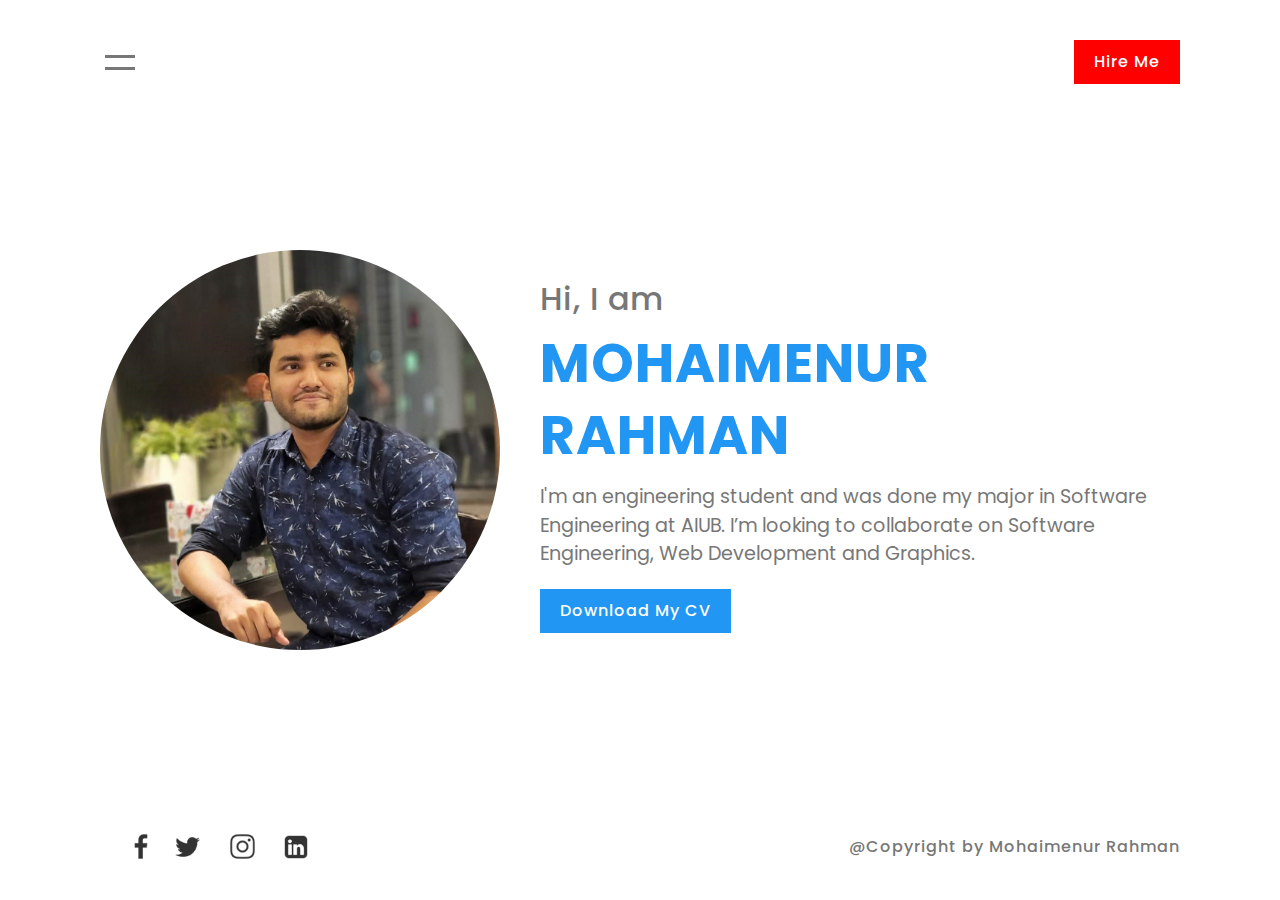
<file: index.html>
<!DOCTYPE html>
<html lang="en">
<head>
    <meta charset="UTF-8">
    <meta name="viewport" content="width=device-width, initial-scale=1.0">
    <link rel="stylesheet" href="https://stackpath.bootstrapcdn.com/font-awesome/4.7.0/css/font-awesome.min.css">
    <link rel="stylesheet" href="./Bootstrap/css/style.css">
    <link rel="stylesheet" href="./Bootstrap/css/bootstrap.min.css">

    <title>My Document</title>
</head>
<body>
    <div class="navigation">
        <div class="banner">
            <img src="./image/cover.jpg" class="cover">
        </div>
       <section class="sidebar">
        <ul>
            <li>
                <a href="#">
                    <div class="icon">
                        <i class="fa fa-home" aria-hidden="true"></i>
                        <i class="fa fa-home" aria-hidden="true"></i>
                    </div>
                    <div class="name"><span data-text="Home">Home</span></div>
                </a>
            </li>
            <li>
                <a href="./about/Triangle With Hover Effect.html">
                    <div class="icon">
                        <i class="fa fa-file-text" aria-hidden="true"></i>
                        <i class="fa fa-file-text" aria-hidden="true"></i>
                    </div>
                    <div class="name"><span data-text="About">About</span></div>
                </a>
            </li>
            <li>
                <a href="./Services/Homepage.html">
                    <div class="icon">
                        <i class="fa fa-cogs" aria-hidden="true"></i>
                        <i class="fa fa-cogs" aria-hidden="true"></i>
                    </div>
                    <div class="name"><span data-text="Services">Services</span></div>
                </a>
            </li>
            <li>
                <a href="./Protfolio/Index.html">
                    <div class="icon">
                        <i class="fa fa-file-image-o" aria-hidden="true"></i>
                        <i class="fa fa-file-image-o" aria-hidden="true"></i>
                    </div>
                    <div class="name"><span data-text="Protfolio">Protfolio</span></div>
                </a>
            </li>
            <li>
                <a href="#">
                    <div class="icon">
                        <i class="fa fa-users" aria-hidden="true"></i>
                        <i class="fa fa-users" aria-hidden="true"></i>
                    </div>
                    <div class="name"><span data-text="Team">Team</span></div>
                </a>
            </li>
            <li>
                <a href="#">
                    <div class="icon">
                        <i class="fa fa-envelope-o" aria-hidden="true"></i>
                        <i class="fa fa-envelope-o" aria-hidden="true"></i>
                    </div>
                    <div class="name"><span data-text="Contact">Contact</span></div>
                </a>
            </li>
        </ul>

        
        <footer class="copyright">
           <p class="copyrightText">@Copyright by Mohaimenur Rahman 2022</p>
        </footer>
       
       </section>

    </div>
    <section class="sec">
        <header>
            <div class="toggle"></div>
                <a href="#hireme" data-bs-toggle="modal" class="btn-hire">Hire Me</a>
        </header>
        <div class="imgBx">
            <img src="./image/profile2.jpg" class="cover">
        </div>
        <div class="content">
            <h2>Hi, I am<br><span data-text=" MOHAIMENUR" >MOHAIMENUR RAHMAN</span></h2>
            
            <P>I'm an engineering student and was done my major in Software Engineering at AIUB. I’m looking to collaborate on Software Engineering, Web Development and Graphics.</P>
            <a href="./CV/Resume.pdf" class="btn-download">Download My CV</a>
        </div>
        <footer>
            <ul class="sci">
                <li><a href="https://www.facebook.com/Efaaaj"><img src="./image/facebook (1).png" alt=""></a></li>
                <li><a href="https://twitter.com/efajrahman"><img src="./image/twitter (1).png" alt=""></a></li>
                <li><a href="https://www.instagram.com/efaaaj/"><img src="./image/instagram (1).png" alt=""></a></li>
                <li><a href="https://www.linkedin.com/in/mohaimenurrahman/"><img src="./image/linkedin-icon.png" alt=""></a></li>
            </ul>
           <p class="copyrightText">@Copyright by Mohaimenur Rahman</p>
        </footer>

    </section>

    <!-- modal -->
    <div class=" modal fade" id="hireme">
        <div class="modal-dialog">
          <div class="modal-content">
            <div class="modal-header">
              <h5 class="modal-title">Information Form</h5>
              <button type="button" class="btn-close" data-bs-dismiss="modal" aria-label="Close"></button>
            </div>

            <div class="modal-body">
              <form action="" method="" class="formcolor p-5" >
                <div class="row">
                 <div class="form-group col-md-6">
                  <label for="firstName">First Name</label>
                  <input type="text" class="form-control" id="firstName" placeholder="First Name" >
                 </div>
                 <div class="form-group col-md-6">
                  <label for="lastName">Last Name</label>
                  <input type="text" class="form-control" id="lastName" placeholder="Last Name" >
                 </div>
                </div>
                <div class="form-group">
                  <label for="email">Email</label>
                  <input type="email" class="form-control" id="email" placeholder="Enter Email" >
                </div>
                <div class="form-group">
                    <label for="mobile">Mobile Number</label>
                    <input type="text" class="form-control" id="mobile" placeholder="Enter number" >
                  </div>
                  <div class="form-group">
                    <label for="Message">Message</label>
                    <textarea name="message" class="form-control" id="Message" placeholder="Enter Message"></textarea>
                  </div>
               
              </form>

            </div>
            <div class="modal-footer">
              <button type="button" class="btn btn-secondary" data-bs-dismiss="modal">Close</button>
              <button type="button" class="btn btn-primary">Request</button>
            </div>
          </div>
        </div>
      </div>


    
    <script>
        let menuToggle = document.querySelector('.toggle');
        let navigation = document.querySelector('.navigation');
        let sec = document.querySelector('.sec');
        menuToggle.onclick=function(){
            menuToggle.classList.toggle('active');
            navigation.classList.toggle('active');
            sec.classList.toggle('active')
        }

    </script>
    <script src="./Bootstrap/js/jquery.min.js" > </script>
    <script src="./Bootstrap/js/bootstrap.min.js" > </script>
  
    
</body>
</html>
</file>
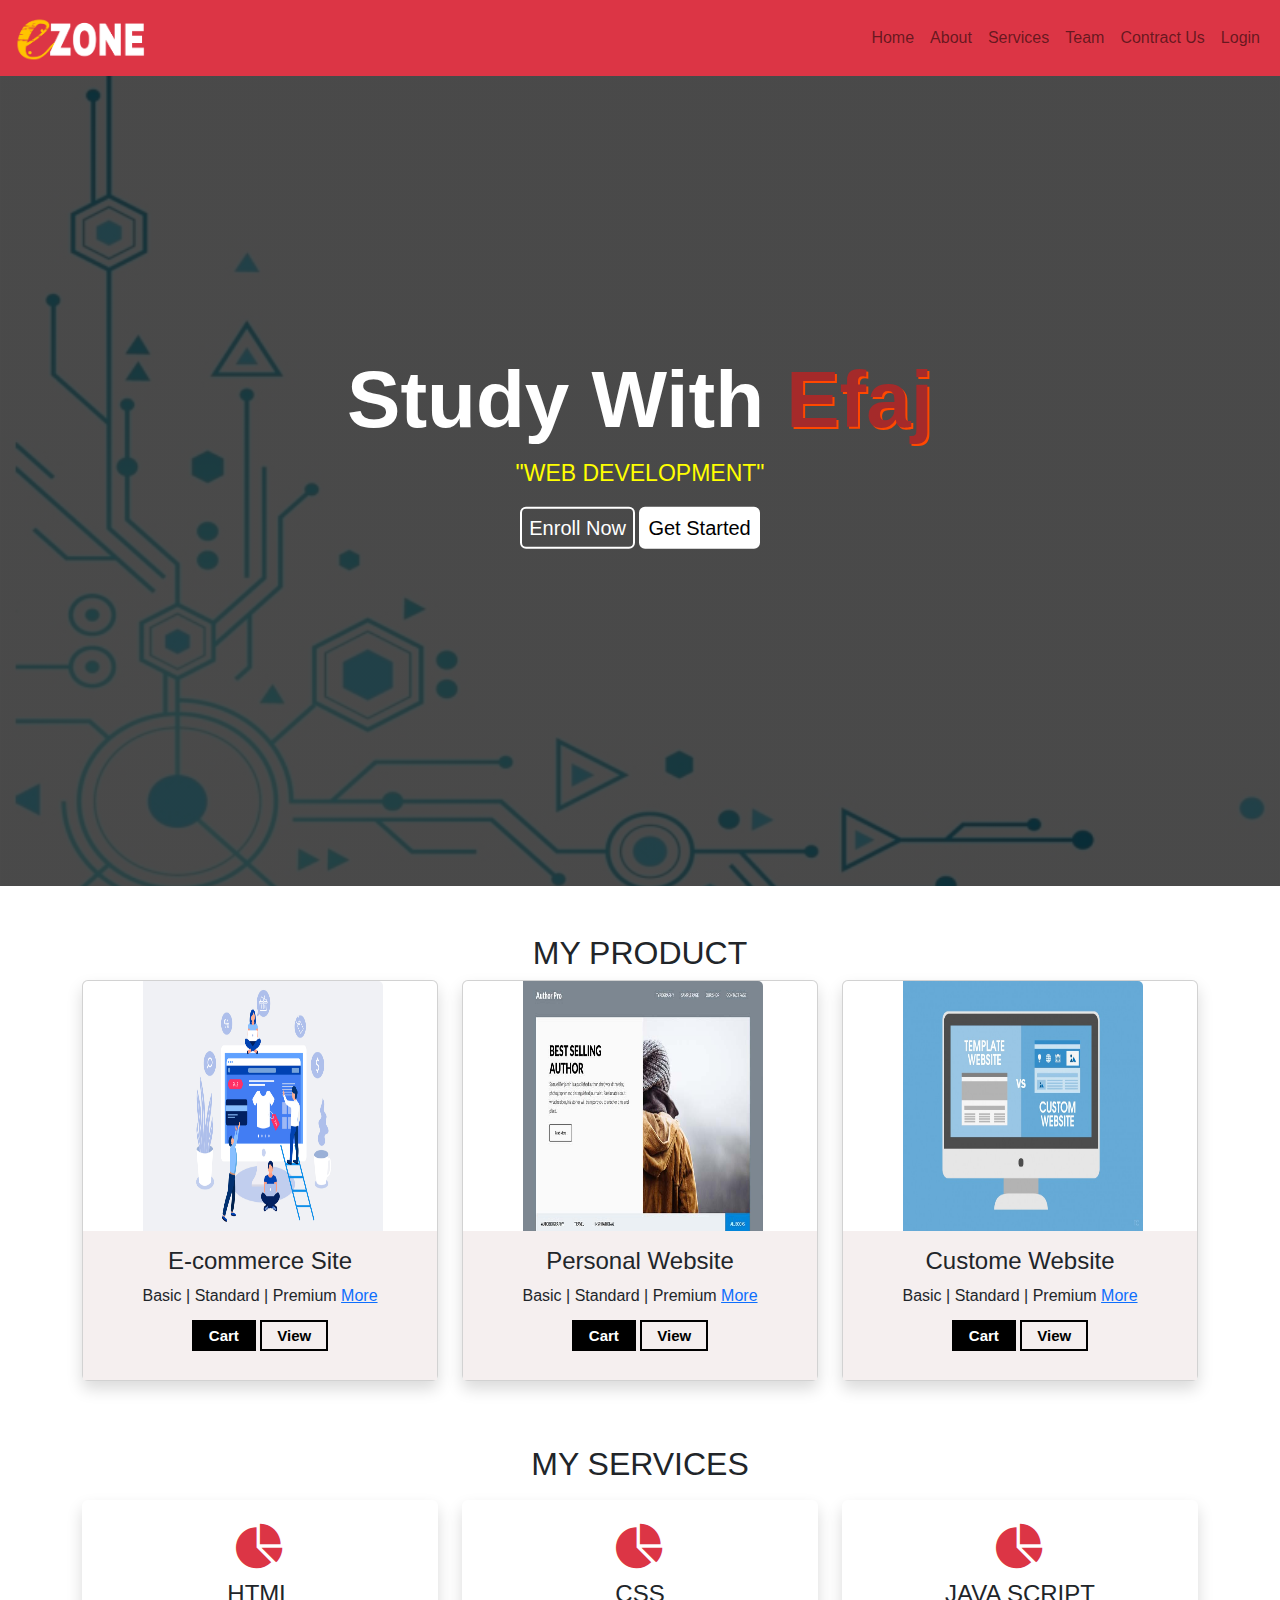
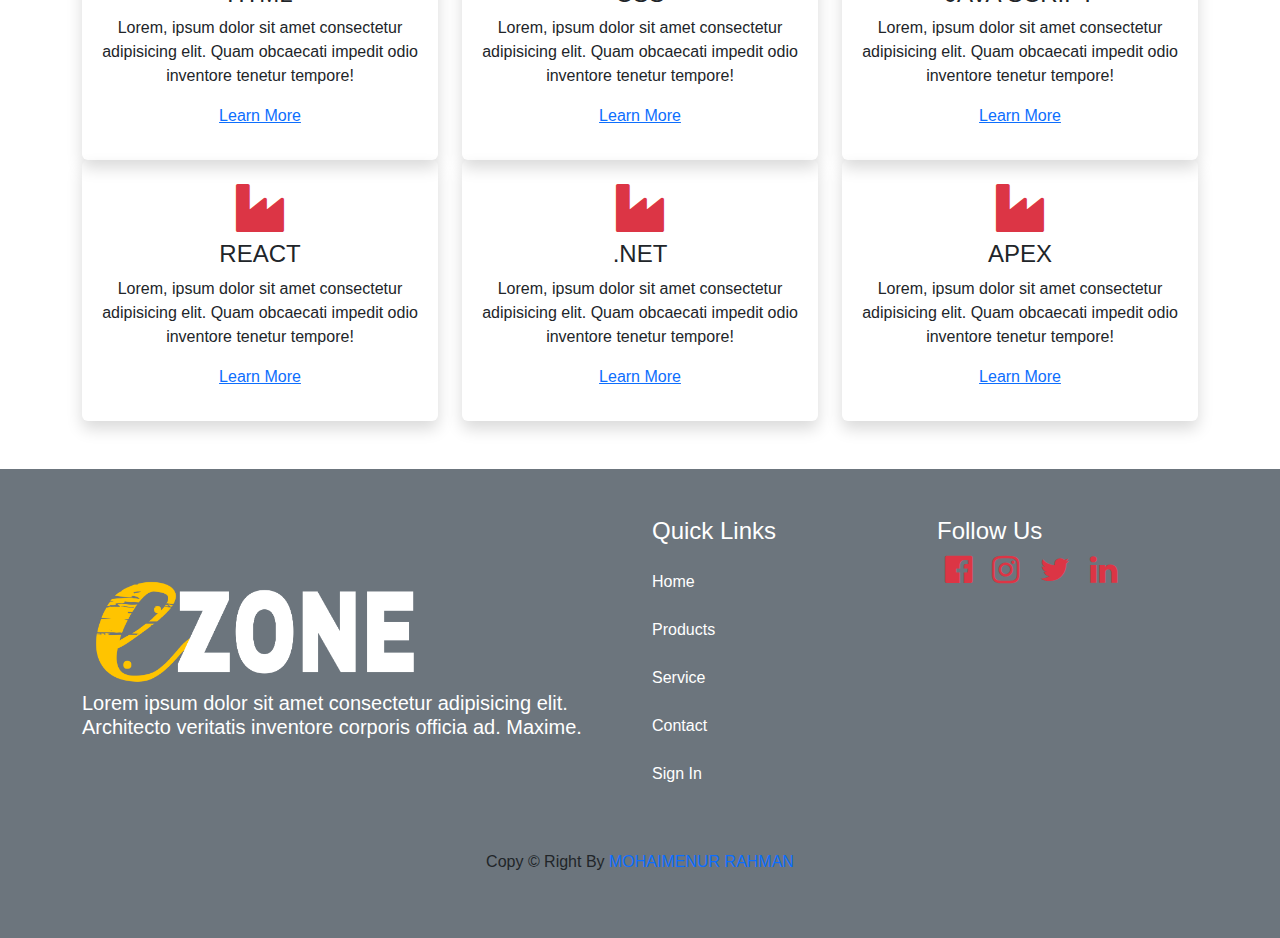
<file: Protfolio/Index.html>
<!DOCTYPE html>
<html lang="en">
<head>
    <meta charset="UTF-8">
    <meta http-equiv="X-UA-Compatible" content="IE=edge">
    <meta name="viewport" content="width=device-width, initial-scale=1.0">
    <title>eZONE</title>
    <link rel="stylesheet" href="./bootstrap/css/style.css">
    <link rel="stylesheet" href="./bootstrap/css/Responsive.css">
    <link rel="stylesheet" href="./bootstrap/css/bootstrap.min.css">
    <link rel="stylesheet" href="./font-awesome-4.7.0/css/font-awesome.css">
    <link rel="icon" href="./image/ezone.png">
</head>
<body>

    <!-- Menu Bar Starts -->
    <nav class="navbar navbar-expand-md bg-danger ">
        <div class="container-fluid">
          <a class="navbar-brand" href="#">
              <img src="./image/ezone.png" alt="" class="img-fluid" >
          </a>
          <button class="navbar-toggler" type="button" data-bs-toggle="collapse" data-bs-target="#navbarNav" aria-controls="navbarNav" aria-expanded="false" aria-label="Toggle navigation">
            <span class="navbar-toggler-icon"></span>
          </button>
          <div class="collapse navbar-collapse" id="navbarNav">
            <ul class="navbar-nav ms-auto">
              <li class="nav-item">
                <a class="nav-link font-weight-bold" aria-current="page" href="./Index.html">Home</a>
              </li>
              <li class="nav-item">
                <a class="nav-link font-weight-bold" href="#">About</a>
              </li>
              <li class="nav-item">
                <a class="nav-link font-weight-bold" href="#">Services</a>
              </li>
              <li class="nav-item">
                <a class="nav-link font-weight-bold" href="#">Team</a>
              </li>
              <li class="nav-item">
                <a class="nav-link font-weight-bold" href="#">Contract Us</a>
              </li>
              <li class="nav-item">
                <a class="nav-link font-weight-bold" data-bs-toggle="modal" href="#modalLogin">Login</a>
              </li>
              
            </ul>
          </div>
        </div>
      </nav>
      <!-- Menu Bar ends -->
      <!-- Home Starts -->
      <section id="home">
          <div class="container">
              <div class="row">
                  <div class="home-center">
                      <h1>Study With <span style="color: brown" class="akij">Efaj</span> </h1>
                      <p>"WEB DEVELOPMENT"</p>
                      <div class="home-btn">
                          <a href="#product" class="btn btn-shop" >Enroll Now</a>
                          <a href="#modalSignUp" data-bs-toggle="modal" class="btn btn-member" >Get Started</a>
                      </div>

                  </div>
              </div>
          </div>
      </section>

       <!-- Home ends -->

       <!-- popular product start -->

       <section id="product">
         <div class="container">
           <div class="text-center mt-5">
             <h2 class="text-uppercase font-weight-bold " >My Product</h2>
             
           </div>
           <div class="row">

             <div class="col-md-4">
                  <div class="card shadow ">
                    <div class="hoverimg"><img src="./image/eco.png" class="card-img-top" ></div>
                    <div class="card-body" >
                      <h4 class="card-title font-weight-bold text-center " >E-commerce Site</h4>
                      <p class="card-text text-center " >Basic | Standard | Premium
                      <a href="#">More</a>
                      <div class="text-center">
                        <a href="" class="btn-cart" >Cart</a>
                        <a href="" class="btn-view" >View</a>
                      </div>
                      </p>
                    </div>
                  </div>
              </div>

              <div class="col-md-4">
                <div class="card shadow ">
                  <div class="hoverimg"><img src="./image/personal.jpg" class="card-img-top" ></div>
                  <div class="card-body" >
                    <h4 class="card-title font-weight-bold text-center " >Personal Website</h4>
                    <p class="card-text text-center " >Basic | Standard | Premium
                    <a href="#">More</a>
                    <div class="text-center">
                      <a href="" class="btn-cart" >Cart</a>
                      <a href="" class="btn-view" >View</a>
                    </div>
                    </p>
                  </div>
                </div>
            </div>

            <div class="col-md-4">
              <div class="card shadow ">
                <div class="hoverimg"><img src="./image/custom.jpg" class="card-img-top" ></div>
                <div class="card-body" >
                  <h4 class="card-title font-weight-bold text-center " >Custome Website</h4>
                  <p class="card-text text-center " >Basic | Standard | Premium
                  <a href="#">More</a>
                  <div class="text-center">
                    <a href="" class="btn-cart" >Cart</a>
                    <a href="" class="btn-view" >View</a>
                  </div>
                  </p>
                </div>
              </div>
          </div>

           </div>
           <div class="row mt-3 ">

            

          </div>
         </div>
       </section>

       <!-- popular product ends -->

       <!-- service section starts -->

       <section id="service">
        <div class="container">
          <div class="pt-5">
            <h2 class="font-weight-bold text-center ">MY SERVICES</h2>
          </div>
          <div class="row mt-3">
            <div class="col-md-4">
              <div class="shadow rounded p-3 text-center">
                <span class="fa fa-pie-chart text-danger p-2 fa-3x"></span>
                <h4 class="">HTML</h4>
                <p>Lorem, ipsum dolor sit amet consectetur adipisicing elit. Quam obcaecati impedit odio inventore tenetur tempore!</p>
                <p><a href="#">Learn More</a></p>
              </div>
            </div>
            <div class="col-md-4">
              <div class="shadow rounded p-3 text-center">
                <span class="fa fa-pie-chart text-danger p-2 fa-3x"></span>
                <h4 class="">CSS</h4>
                <p>Lorem, ipsum dolor sit amet consectetur adipisicing elit. Quam obcaecati impedit odio inventore tenetur tempore!</p>
                <p><a href="#">Learn More</a></p>
              </div>
            </div>
            <div class="col-md-4">
              <div class="shadow rounded p-3 text-center">
                <span class="fa fa-pie-chart text-danger p-2 fa-3x"></span>
                <h4 class="">JAVA SCRIPT</h4>
                <p>Lorem, ipsum dolor sit amet consectetur adipisicing elit. Quam obcaecati impedit odio inventore tenetur tempore!</p>
                <p><a href="#">Learn More</a></p>
              </div>
            </div>
          </div>
          <div class="row">
            <div class="col-md-4">
              <div class="shadow rounded p-3 text-center ">
                <span class="fa fa-industry text-danger p-2 fa-3x"></span>
                <h4 class="">REACT</h4>
                <p>Lorem, ipsum dolor sit amet consectetur adipisicing elit. Quam obcaecati impedit odio inventore tenetur tempore!</p>
                <p><a href="#">Learn More</a></p>
              </div>
            </div>
            <div class="col-md-4">
              <div class="shadow rounded p-3 text-center">
                <span class="fa fa-industry text-danger p-2 fa-3x"></span>
                <h4 class="">.NET</h4>
                <p>Lorem, ipsum dolor sit amet consectetur adipisicing elit. Quam obcaecati impedit odio inventore tenetur tempore!</p>
                <p><a href="#">Learn More</a></p>
              </div>
            </div>
            <div class="col-md-4">
              <div class="shadow rounded p-3 text-center">
                <span class="fa fa-industry text-danger p-2 fa-3x"></span>
                <h4 class="">APEX</h4>
                <p>Lorem, ipsum dolor sit amet consectetur adipisicing elit. Quam obcaecati impedit odio inventore tenetur tempore!</p>
                <p><a href="#">Learn More</a></p>
              </div>
            </div>
          </div>
        </div>
       </section>



       <!-- service section ends -->


        <!-- Footer section starts -->

        <section id="footer" class="p-5 bg-secondary text-white mt-5 " >
          <div class="container">
            <div class="row">
              <div class="col-md-6 py-5">
                <img src="./image/ezone.png" class="img-fluid footerimg">
                
                <h5>Lorem ipsum dolor sit amet consectetur adipisicing elit. Architecto veritatis inventore corporis officia ad. Maxime.</h5>

              </div>
              <div class="col-md-3">
                <h4>Quick Links</h4>
                <p class="mt-4" ><a class="text-decoration-none text-white" href="#home">Home</a></p>
                <p class="mt-4" ><a class="text-decoration-none text-white" href="#product">Products</a></p>
                <p class="mt-4" ><a class="text-decoration-none text-white" href="#service">Service</a></p>
                <p class="mt-4" ><a class="text-decoration-none text-white" href="#contact">Contact</a></p>
                <p class="mt-4" ><a class="text-decoration-none text-white" href="#products">Sign In</a></p>
              </div>
              <div class="col-md-3">
                <h4>Follow Us</h4>
                <a href="https://www.facebook.com/sunshineeverydaybd" class="fa fa-facebook-official fa-2x mx-2 text-danger text-decoration-none " ></a>
                <a href="https://www.instagram.com/sunshineeverydaybd/" class="fa fa-instagram fa-2x mx-2 text-danger text-decoration-none " ></a>
                <a href="" class="fa fa-twitter fa-2x mx-2 text-danger text-decoration-none " ></a>
                <a href="https://www.linkedin.com/company/akij-flour-mills/" class="fa fa-linkedin fa-2x mx-2 text-danger text-decoration-none " ></a>
              </div>

              <div class="text-center mt-5">
                <p class="text-dark font-weight-bold" >Copy &copy Right By <a class="text-decoration-none" href="">MOHAIMENUR RAHMAN</a></p>
 
              </div>
            </div>
          </div>
        </section>
        <!-- Footer section ends -->


        <!-- modal -->
        <div class=" modal fade" id="modalSignUp">
          <div class="modal-dialog">
            <div class="modal-content">
              <div class="modal-header">
                <h5 class="modal-title">Sign Up</h5>
                <button type="button" class="btn-close" data-bs-dismiss="modal" aria-label="Close"></button>
              </div>

              <div class="modal-body">
                <form action="" method="" class="formcolor p-5" >
                  <div class="row">
                   <div class="form-group col-md-6">
                    <label for="firstName">First Name</label>
                    <input type="text" class="form-control" id="firstName" placeholder="First Name" >
                   </div>
                   <div class="form-group col-md-6">
                    <label for="lastName">Last Name</label>
                    <input type="text" class="form-control" id="lastName" placeholder="Last Name" >
                   </div>
                  </div>
                  <div class="form-group">
                    <label for="email">Email</label>
                    <input type="email" class="form-control" id="email" placeholder="Enter Email" >
                  </div>
                  <div class="form-group">
                    <label for="Password">Password</label>
                    <input type="password" class="form-control" id="Password" placeholder="Enter Password" >
                  </div>
                </form>

              </div>
              <div class="modal-footer">
                <button type="button" class="btn btn-secondary" data-bs-dismiss="modal">Close</button>
                <button type="button" class="btn btn-primary">Save changes</button>
              </div>
            </div>
          </div>
        </div>



        <div class=" modal fade" id="modalLogin">
          <div class="modal-dialog">
            <div class="modal-content">
              <div class="modal-header">
                <h5 class="modal-title">Login</h5>
                <button type="button" class="btn-close" data-bs-dismiss="modal" aria-label="Close"></button>
              </div>

              <div class="modal-body">
                <form action="" method="" class="formcolor p-5" >
                  
                  <div class="form-group">
                    <label for="email">Email</label>
                    <input type="email" class="form-control" id="email" placeholder="Enter Email" >
                  </div>
                  <div class="form-group">
                    <label for="Password">Password</label>
                    <input type="password" class="form-control" id="Password" placeholder="Enter Password" >
                  </div>
                </form>

              </div>
              <div class="modal-footer">
                <button type="button" class="btn btn-secondary" data-bs-dismiss="modal">Close</button>
                <button type="button" class="btn btn-primary">Save changes</button>
              </div>
            </div>
          </div>
        </div>




    <script src="./bootstrap/js/jquery.min.js" > </script>
    <script src="./bootstrap/js/bootstrap.min.js" > </script>
</body>
</html>
</file>
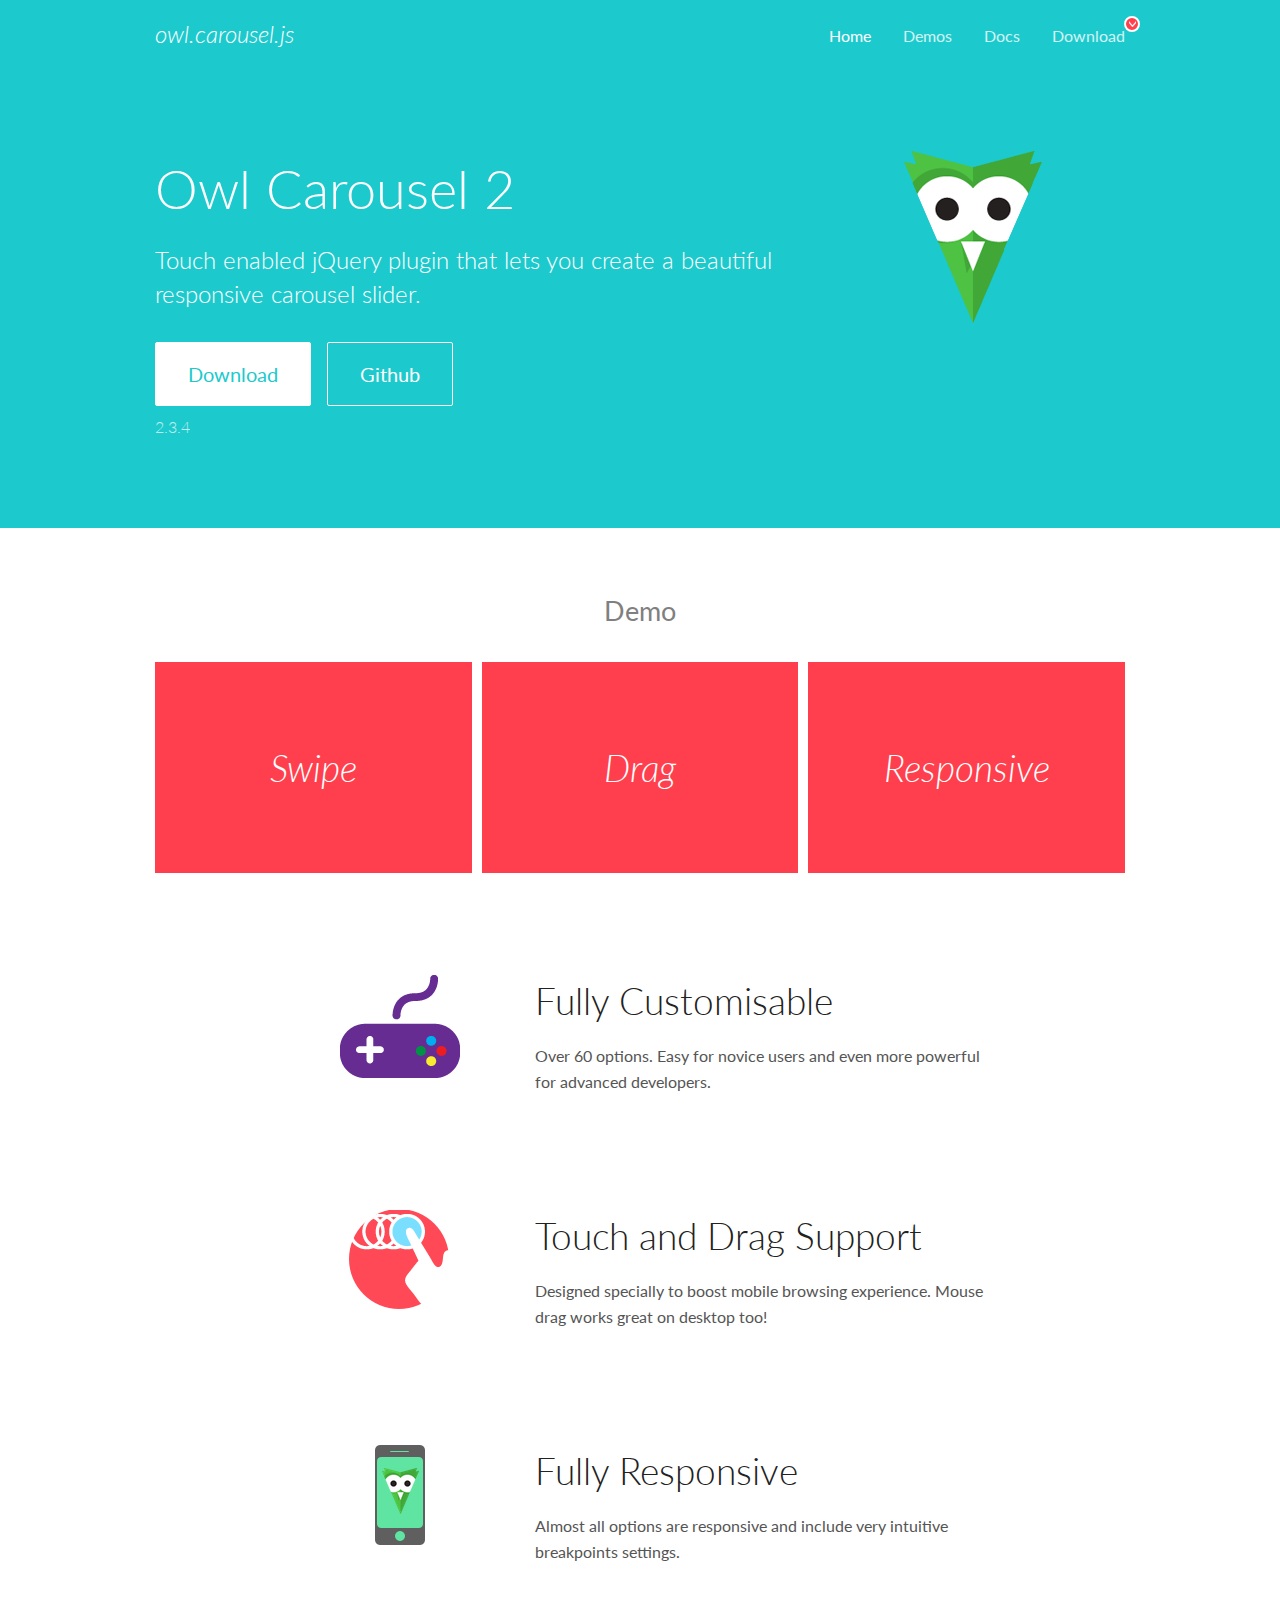
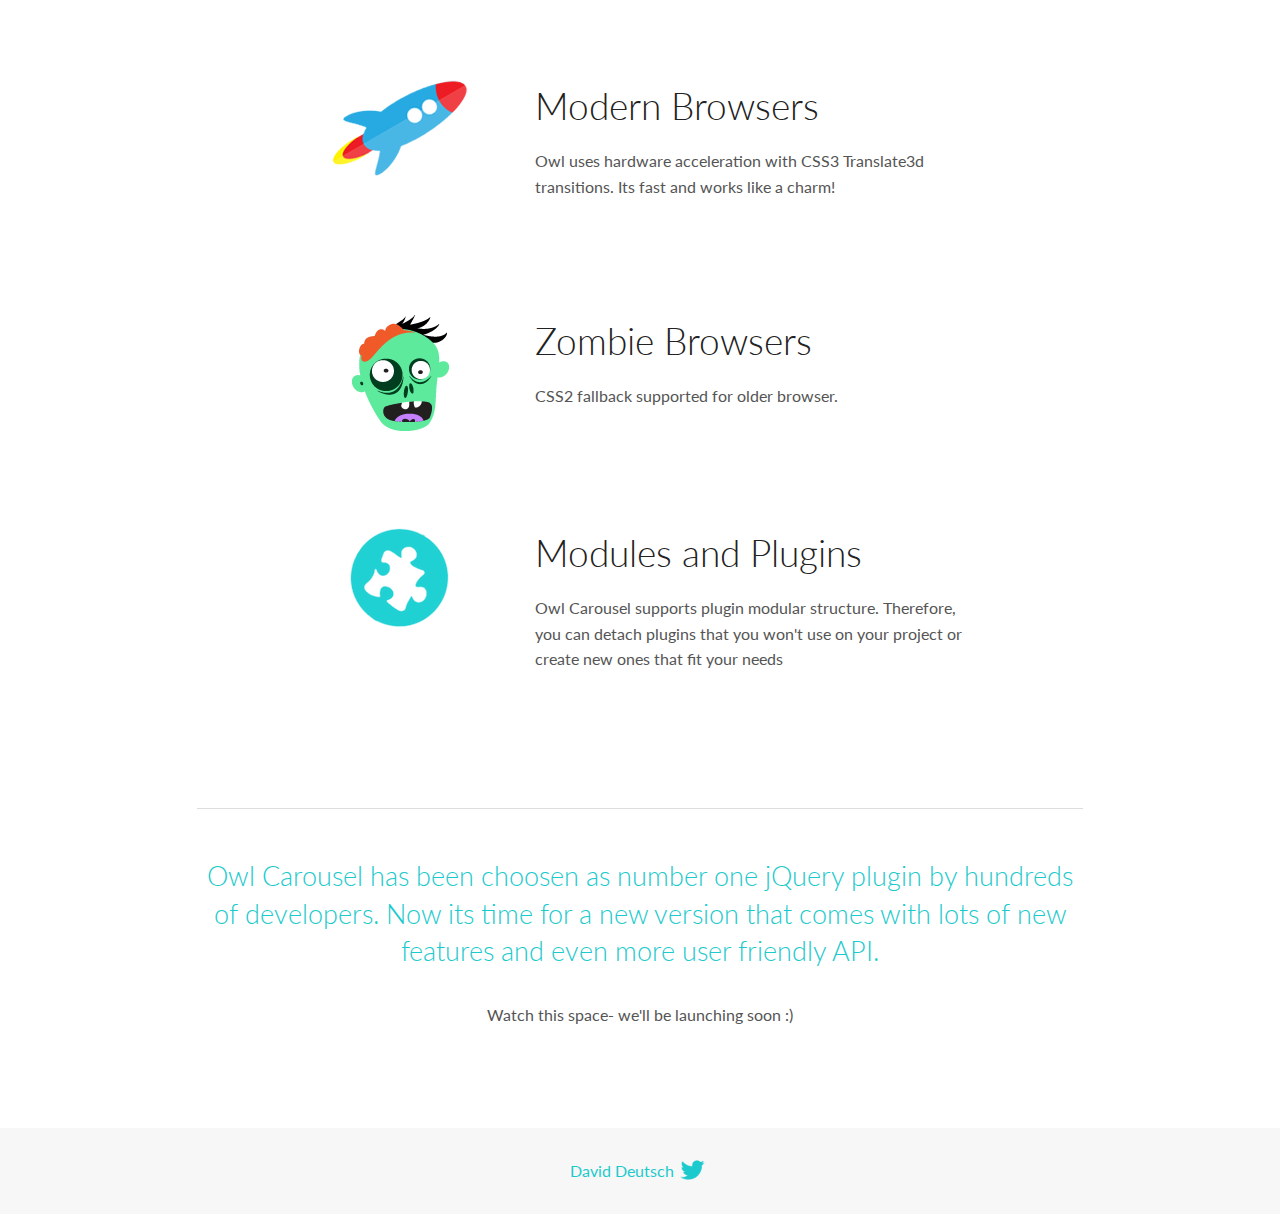
<file: 06.06.2022/OwlCarousel/docs/index.html>
<!DOCTYPE html>
<html lang="en">
  <head>

    <!-- head -->
    <meta charset="utf-8">
    <meta name="msapplication-tap-highlight" content="no" />
    <meta name="viewport" content="width=device-width, initial-scale=1.0" />
    <meta name="description" content="Touch enabled jQuery plugin that lets you create beautiful responsive carousel slider.">
    <meta name="author" content="David Deutsch">
    <title>
      Home | Owl Carousel | 2.3.4
    </title>

    <!-- Stylesheets -->
    <link href='https://fonts.googleapis.com/css?family=Lato:300,400,700,400italic,300italic' rel='stylesheet' type='text/css'>
    <link rel="stylesheet" href="assets/css/docs.theme.min.css">

    <!-- Owl Stylesheets -->
    <link rel="stylesheet" href="assets/owlcarousel/assets/owl.carousel.min.css">
    <link rel="stylesheet" href="assets/owlcarousel/assets/owl.theme.default.min.css">

    <!-- HTML5 shim and Respond.js IE8 support of HTML5 elements and media queries -->

    <!--[if lt IE 9]>
      <script src="https://oss.maxcdn.com/libs/html5shiv/3.7.0/html5shiv.js"></script>
      <script src="https://oss.maxcdn.com/libs/respond.js/1.3.0/respond.min.js"></script>
    <![endif]-->

    <!-- Favicons -->
    <link rel="apple-touch-icon-precomposed" sizes="144x144" href="assets/ico/apple-touch-icon-144-precomposed.png">
    <link rel="shortcut icon" href="assets/ico/favicon.png">
    <link rel="shortcut icon" href="favicon.ico">

    <!-- Yeah i know js should not be in header. Its required for demos.-->

    <!-- javascript -->
    <script src="assets/vendors/jquery.min.js"></script>
    <script src="assets/owlcarousel/owl.carousel.js"></script>
  </head>
  <body>

    <!-- header -->
    <header class="header">
      <div class="row">
        <div class="large-12 columns">
          <div class="brand left">
            <h3>
              <a href="/OwlCarousel2/">owl.carousel.js</a> 
            </h3>
          </div>
          <a id="toggle-nav" class="right">
            <span></span> <span></span> <span></span> 
          </a> 
          <div class="nav-bar">
            <ul class="clearfix">
              <li class="active">
                <a href="/OwlCarousel2/index.html">Home</a> 
              </li>
              <li> <a href="/OwlCarousel2/demos/demos.html">Demos</a>  </li>
              <li> <a href="/OwlCarousel2/docs/started-welcome.html">Docs</a>  </li>
              <li>
                <a href="https://github.com/OwlCarousel2/OwlCarousel2/archive/2.3.4.zip">Download</a> 
                <span class="download"></span> 
              </li>
            </ul>
          </div>
        </div>
      </div>
    </header>

    <!-- home panel -->
    <section id="hero">
      <div class="row">
        <div class="large-8 medium-8 columns">
          <h1>Owl Carousel 2</h1>
          <h4>Touch enabled jQuery plugin that lets you create a beautiful responsive carousel slider.</h4>
          <a href="https://github.com/OwlCarousel2/OwlCarousel2/archive/2.3.4.zip" class="hero-button">Download</a> 
          <a href="https://github.com/OwlCarousel2/OwlCarousel2" class="hero-button outline">Github</a> 
          <p>2.3.4</p>
        </div>
        <div class="large-4 medium-4 columns">
          <img class="owl-logo" src="assets/img/owl-logo.png" alt="mr. Owl">
        </div>
      </div>
    </section>

    <!-- body -->
    <div class="home-demo">
      <div class="row">
        <div class="large-12 columns">
          <h3>Demo</h3>
          <div class="owl-carousel">
            <div class="item">
              <h2>Swipe</h2>
            </div>
            <div class="item">
              <h2>Drag</h2>
            </div>
            <div class="item">
              <h2>Responsive</h2>
            </div>
            <div class="item">
              <h2>CSS3</h2>
            </div>
            <div class="item">
              <h2>Fast</h2>
            </div>
            <div class="item">
              <h2>Easy</h2>
            </div>
            <div class="item">
              <h2>Free</h2>
            </div>
            <div class="item">
              <h2>Upgradable</h2>
            </div>
            <div class="item">
              <h2>Tons of options</h2>
            </div>
            <div class="item">
              <h2>Infinity</h2>
            </div>
            <div class="item">
              <h2>Auto Width</h2>
            </div>
          </div>
        </div>
      </div>
    </div>
    <script>
      var owl = $('.owl-carousel');
      owl.owlCarousel({
        margin: 10,
        loop: true,
        responsive: {
          0: {
            items: 1
          },
          600: {
            items: 2
          },
          1000: {
            items: 3
          }
        }
      })
    </script>

    <!-- features -->
    <div id="features">
      <div class="row">
        <div class="small-12 medium-9 small-centered columns">
          <section class="row feature">
            <div class="medium-4 small-12 columns">
              <img src="assets/img/feature-options.png" alt="">
            </div>
            <div class="medium-8 small-12 columns">
              <h2>Fully Customisable</h2>
              <p>Over 60 options. Easy for novice users and even more powerful for advanced developers.</p>
            </div>
          </section>
          <section class="row feature">
            <div class="medium-4 small-12 columns">
              <img src="assets/img/feature-drag.png" alt="">
            </div>
            <div class="medium-8 small-12 columns">
              <h2>Touch and Drag Support</h2>
              <p>Designed specially to boost mobile browsing experience. Mouse drag works great on desktop too!</p>
            </div>
          </section>
          <section class="row feature">
            <div class="medium-4 small-12 columns">
              <img src="assets/img/feature-responsive.png" alt="">
            </div>
            <div class="medium-8 small-12 columns">
              <h2>Fully Responsive</h2>
              <p>Almost all options are responsive and include very intuitive breakpoints settings.</p>
            </div>
          </section>
          <section class="row feature">
            <div class="medium-4 small-12 columns">
              <img src="assets/img/feature-modern.png" alt="">
            </div>
            <div class="medium-8 small-12 columns">
              <h2>Modern Browsers</h2>
              <p>Owl uses hardware acceleration with CSS3 Translate3d transitions. Its fast and works like a charm! </p>
            </div>
          </section>
          <section class="row feature">
            <div class="medium-4 small-12 columns">
              <img src="assets/img/feature-zombie.png" alt="">
            </div>
            <div class="medium-8 small-12 columns">
              <h2>Zombie Browsers</h2>
              <p>CSS2 fallback supported for older browser.</p>
            </div>
          </section>
          <section class="row feature">
            <div class="medium-4 small-12 columns">
              <img src="assets/img/feature-module.png" alt="">
            </div>
            <div class="medium-8 small-12 columns">
              <h2>Modules and Plugins</h2>
              <p>Owl Carousel supports plugin modular structure. Therefore, you can detach plugins that you won&#x27;t use on your project or create new ones that fit your needs</p>
            </div>
          </section>
        </div>
      </div>
    </div>

    <!-- footer -->
    <section id="teaser-text">
      <div class="row">
        <div class="small-12 medium-11 small-centered columns">
          <hr>
          <h3 id="owl-carousel-has-been-choosen-as-number-one-jquery-plugin-by-hundreds-of-developers-now-its-time-for-a-new-version-that-comes-with-lots-of-new-features-and-even-more-user-friendly-api-">Owl Carousel has been choosen as number one jQuery plugin by hundreds of developers. Now its time for a new version that comes with lots of new features and even more user friendly API.</h3>
          <p>Watch this space- we&#39;ll be launching soon :)</p>
        </div>
      </div>
    </section>

    <!-- footer -->
    <footer class="footer">
      <div class="row">
        <div class="large-12 columns">
          <h5>
            <a href="/OwlCarousel2/docs/support-contact.html">David Deutsch</a> 
            <a id="custom-tweet-button" href="https://twitter.com/share?url=https://github.com/OwlCarousel2/OwlCarousel2&text=Owl Carousel - This is so awesome! " target="_blank"></a> 
          </h5>
        </div>
      </div>
    </footer>

    <!-- vendors -->
    <script src="assets/vendors/highlight.js"></script>
    <script src="assets/js/app.js"></script>
  </body>
</html>
</file>
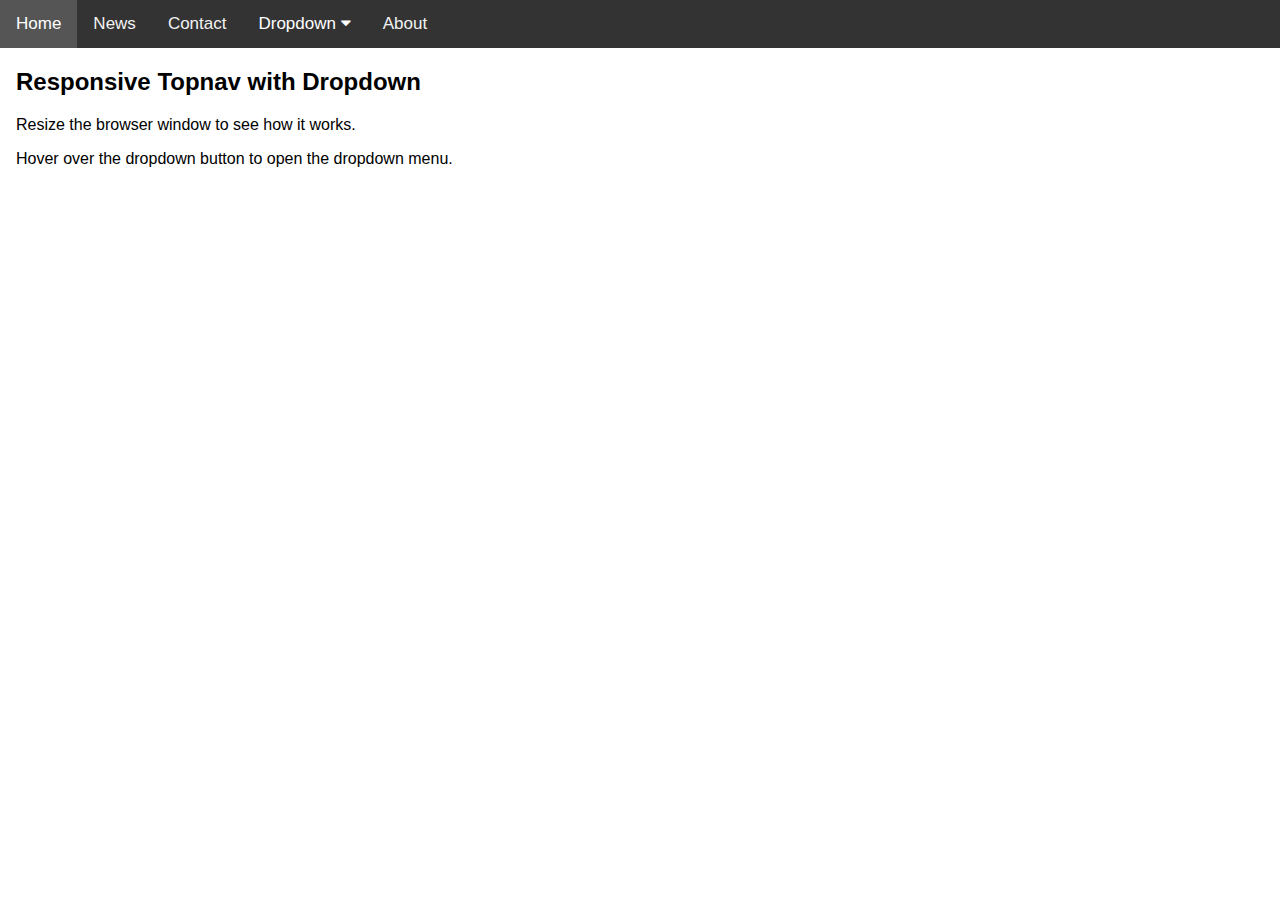
<file: 06.06.2022/practice2.html>
<!DOCTYPE html>
<html>
<head>
<meta name="viewport" content="width=device-width, initial-scale=1">
<link rel="stylesheet" href="https://cdnjs.cloudflare.com/ajax/libs/font-awesome/4.7.0/css/font-awesome.min.css">
<style>
body {margin:0;font-family:Arial}

.topnav {
  overflow: hidden;
  background-color: #333;
}

.topnav a {
  float: left;
  display: block;
  color: #f2f2f2;
  text-align: center;
  padding: 14px 16px;
  text-decoration: none;
  font-size: 17px;
}

.active {
  background-color: #04AA6D;
  color: white;
}

.topnav .icon {
  display: none;
}

.dropdown {
  float: left;
  overflow: hidden;
}

.dropdown .dropbtn {
  font-size: 17px;    
  border: none;
  outline: none;
  color: white;
  padding: 14px 16px;
  background-color: inherit;
  font-family: inherit;
  margin: 0;
}

.dropdown-content {
  display: none;
  position: absolute;
  background-color: #f9f9f9;
  min-width: 160px;
  box-shadow: 0px 8px 16px 0px rgba(0,0,0,0.2);
  z-index: 1;
}

.dropdown-content a {
  float: none;
  color: black;
  padding: 12px 16px;
  text-decoration: none;
  display: block;
  text-align: left;
}

.topnav a:hover, .dropdown:hover .dropbtn {
  background-color: #555;
  color: white;
}

.dropdown-content a:hover {
  background-color: #ddd;
  color: black;
}

.dropdown:hover .dropdown-content {
  display: block;
}

@media screen and (max-width: 600px) {
  .topnav a:not(:first-child), .dropdown .dropbtn {
    display: none;
  }
  .topnav a.icon {
    float: right;
    display: block;
  }
}

@media screen and (max-width: 600px) {
  .topnav.responsive {position: relative;}
  .topnav.responsive .icon {
    position: absolute;
    right: 0;
    top: 0;
  }
  .topnav.responsive a {
    float: none;
    display: block;
    text-align: left;
  }
  .topnav.responsive .dropdown {float: none;}
  .topnav.responsive .dropdown-content {position: relative;}
  .topnav.responsive .dropdown .dropbtn {
    display: block;
    width: 100%;
    text-align: left;
  }
}
</style>
</head>
<body>

<div class="topnav" id="myTopnav">
  <a href="#home" class="active">Home</a>
  <a href="#news">News</a>
  <a href="#contact">Contact</a>
  <div class="dropdown">
    <button class="dropbtn">Dropdown 
      <i class="fa fa-caret-down"></i>
    </button>
    <div class="dropdown-content">
      <a href="#">Link 1</a>
      <a href="#">Link 2</a>
      <a href="#">Link 3</a>
    </div>
  </div> 
  <a href="#about">About</a>
  <a href="javascript:void(0);" style="font-size:15px;" class="icon" onclick="myFunction()">&#9776;</a>
</div>

<div style="padding-left:16px">
  <h2>Responsive Topnav with Dropdown</h2>
  <p>Resize the browser window to see how it works.</p>
  <p>Hover over the dropdown button to open the dropdown menu.</p>
</div>

<script>
function myFunction() {
  var x = document.getElementById("myTopnav");
  if (x.className === "topnav") {
    x.className += " responsive";
  } else {
    x.className = "topnav";
  }
}
</script>

</body>
</html>
</file>
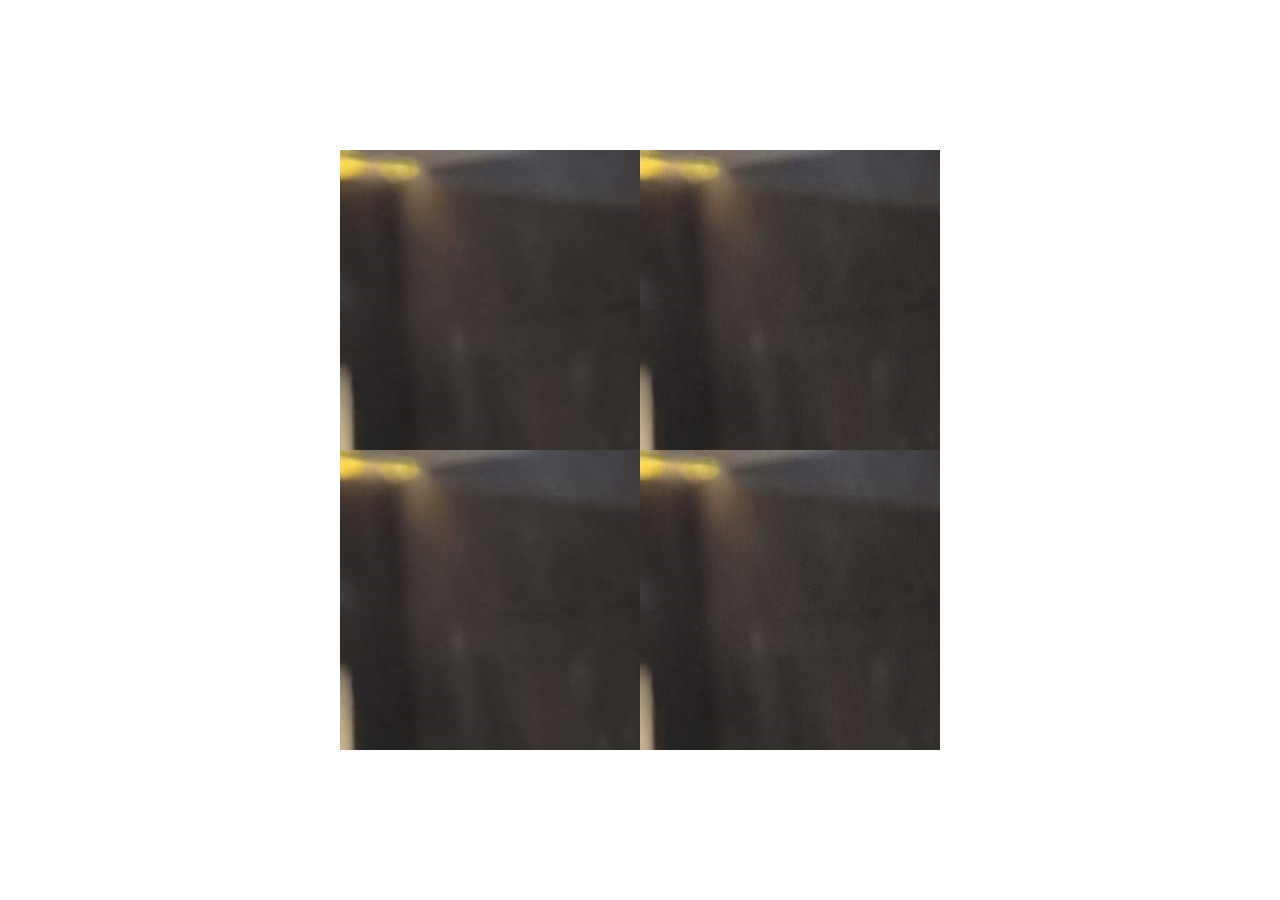
<file: about/Triangle With Hover Effect.html>
<!DOCTYPE html>
<html lang="en">
<head>
    <link rel="stylesheet" href="../about/Triangle With Hover Effect.css">
  <title>Document</title>
</head>
<body>
    <div class="container">
        <div class="card">
           <img src="../image/profile2.jpg" alt="">
        </div>
        <div class="card">
            <img src="../image/profile2.jpg" alt="">
         </div>
         <div class="card">
            <img src="../image/profile2.jpg" alt="">
         </div>
         <div class="card">
            <img src="../image/profile2.jpg" alt="">
         </div>
    </div>
</body>
</html>
</file>
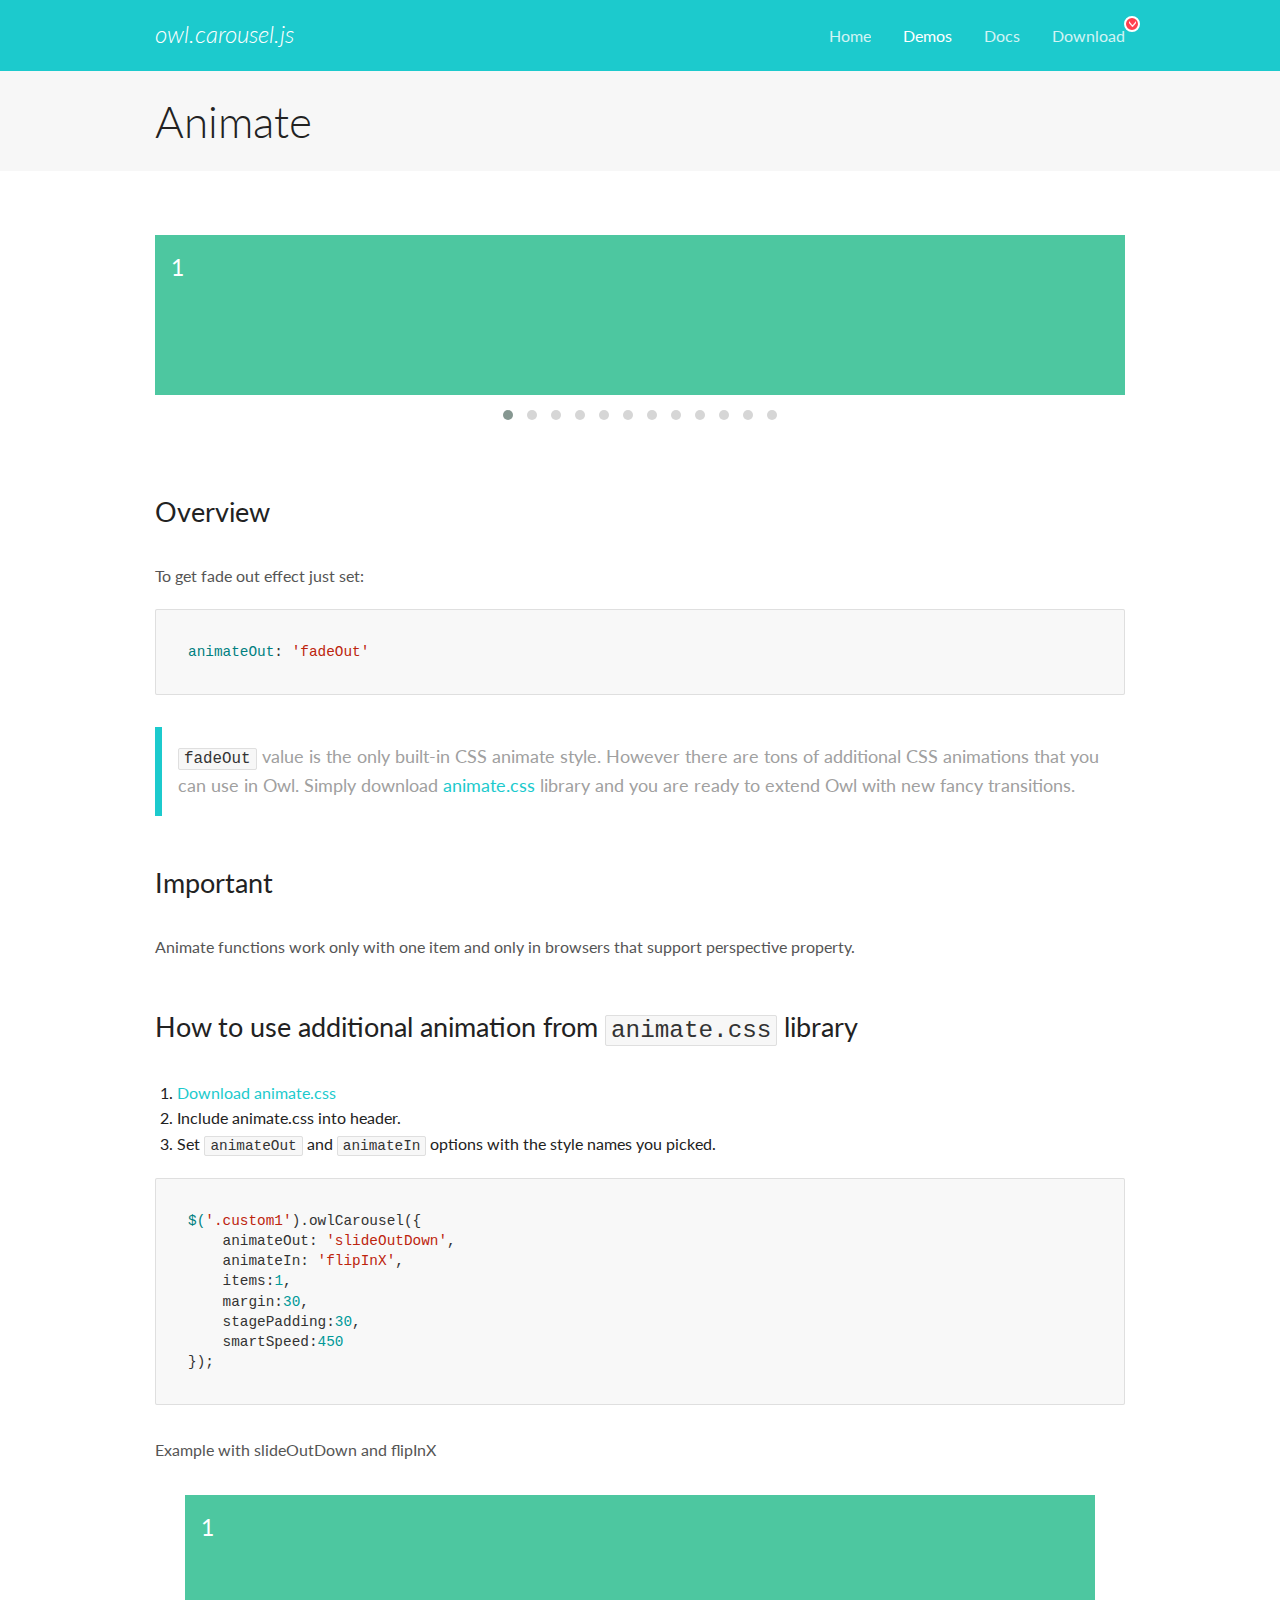
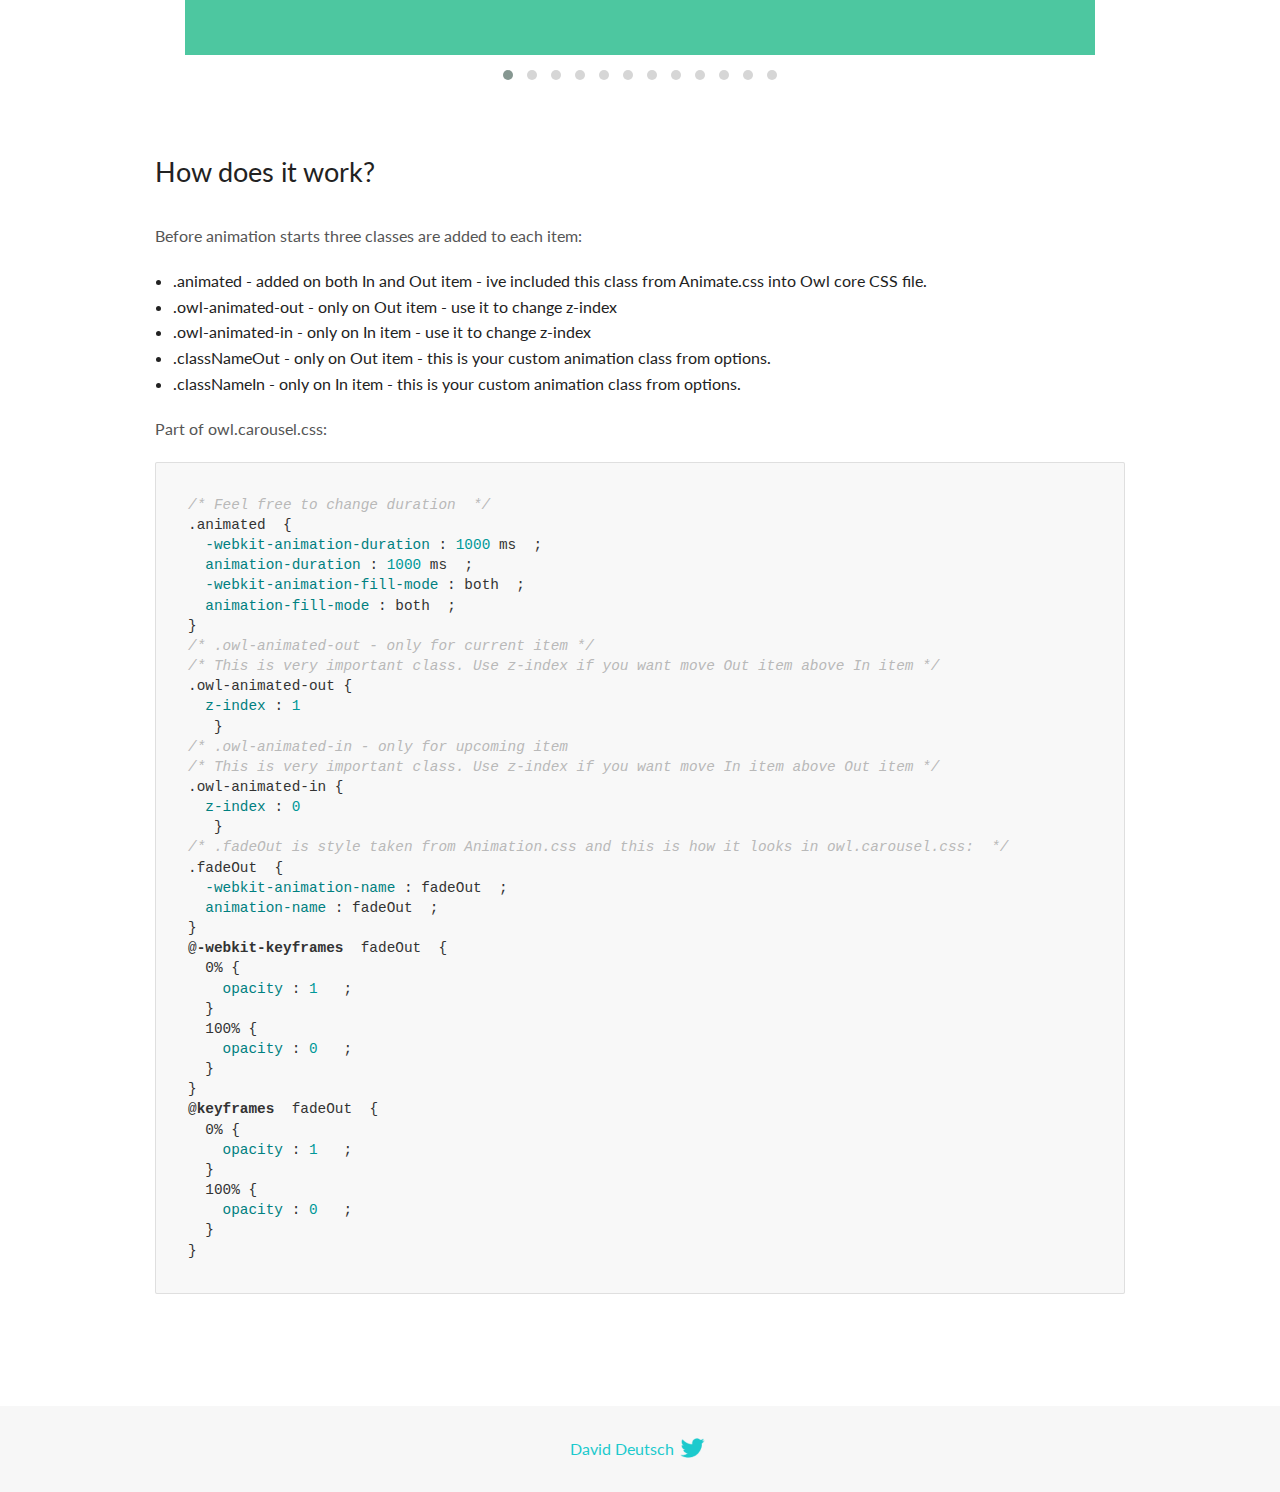
<file: 06.06.2022/OwlCarousel/docs/demos/animate.html>
<!DOCTYPE html>
<html lang="en">
  <head>

    <!-- head -->
    <meta charset="utf-8">
    <meta name="msapplication-tap-highlight" content="no" />
    <meta name="viewport" content="width=device-width, initial-scale=1.0" />
    <meta name="description" content="Animate carousel">
    <meta name="author" content="David Deutsch">
    <title>
      Animate Demo | Owl Carousel | 2.3.4
    </title>

    <!-- Stylesheets -->
    <link href='https://fonts.googleapis.com/css?family=Lato:300,400,700,400italic,300italic' rel='stylesheet' type='text/css'>
    <link rel="stylesheet" href="../assets/css/docs.theme.min.css">

    <!-- Owl Stylesheets -->
    <link rel="stylesheet" href="../assets/owlcarousel/assets/owl.carousel.min.css">
    <link rel="stylesheet" href="../assets/owlcarousel/assets/owl.theme.default.min.css">

    <!-- HTML5 shim and Respond.js IE8 support of HTML5 elements and media queries -->

    <!--[if lt IE 9]>
      <script src="https://oss.maxcdn.com/libs/html5shiv/3.7.0/html5shiv.js"></script>
      <script src="https://oss.maxcdn.com/libs/respond.js/1.3.0/respond.min.js"></script>
    <![endif]-->

    <!-- Favicons -->
    <link rel="apple-touch-icon-precomposed" sizes="144x144" href="../assets/ico/apple-touch-icon-144-precomposed.png">
    <link rel="shortcut icon" href="../assets/ico/favicon.png">
    <link rel="shortcut icon" href="favicon.ico">

    <!-- Yeah i know js should not be in header. Its required for demos.-->

    <!-- javascript -->
    <script src="../assets/vendors/jquery.min.js"></script>
    <script src="../assets/owlcarousel/owl.carousel.js"></script>
  </head>
  <body>

    <!-- header -->
    <header class="header">
      <div class="row">
        <div class="large-12 columns">
          <div class="brand left">
            <h3>
              <a href="/OwlCarousel2/">owl.carousel.js</a> 
            </h3>
          </div>
          <a id="toggle-nav" class="right">
            <span></span> <span></span> <span></span> 
          </a> 
          <div class="nav-bar">
            <ul class="clearfix">
              <li> <a href="/OwlCarousel2/index.html">Home</a>  </li>
              <li class="active">
                <a href="/OwlCarousel2/demos/demos.html">Demos</a> 
              </li>
              <li> <a href="/OwlCarousel2/docs/started-welcome.html">Docs</a>  </li>
              <li>
                <a href="https://github.com/OwlCarousel2/OwlCarousel2/archive/2.3.4.zip">Download</a> 
                <span class="download"></span> 
              </li>
            </ul>
          </div>
        </div>
      </div>
    </header>

    <!-- title -->
    <section class="title">
      <div class="row">
        <div class="large-12 columns">
          <h1>Animate</h1>
        </div>
      </div>
    </section>

    <!--  Demos -->
    <section id="demos">
      <div class="row">
        <div class="large-12 columns">
          <div class="fadeOut owl-carousel owl-theme">
            <div class="item">
              <h4>1</h4>
            </div>
            <div class="item">
              <h4>2</h4>
            </div>
            <div class="item">
              <h4>3</h4>
            </div>
            <div class="item">
              <h4>4</h4>
            </div>
            <div class="item">
              <h4>5</h4>
            </div>
            <div class="item">
              <h4>6</h4>
            </div>
            <div class="item">
              <h4>7</h4>
            </div>
            <div class="item">
              <h4>8</h4>
            </div>
            <div class="item">
              <h4>9</h4>
            </div>
            <div class="item">
              <h4>10</h4>
            </div>
            <div class="item">
              <h4>11</h4>
            </div>
            <div class="item">
              <h4>12</h4>
            </div>
          </div>
          <h3 id="overview">Overview</h3>
          <p>To get fade out effect just set:</p>
          <pre><code>animateOut: &#39;fadeOut&#39;</code></pre>
          <blockquote>
            <p><code>fadeOut</code> value is the only built-in CSS animate style. However there are tons of additional CSS animations that you can use in Owl. Simply download
              <a href="https://daneden.github.io/animate.css/">animate.css</a>  library and you are ready to extend Owl with new fancy transitions.</p>
          </blockquote>
          <h3 id="important">Important</h3>
          <p>Animate functions work only with one item and only in browsers that support perspective property.</p>
          <h3 id="how-to-use-additional-animation-from-animate-css-library">How to use additional animation from <code>animate.css</code> library</h3>
          <ol>
            <li> <a href="https://daneden.github.io/animate.css/">Download animate.css</a>  </li>
            <li>Include animate.css into header.</li>
            <li>Set <code>animateOut</code> and <code>animateIn</code> options with the style names you picked.</li>
          </ol>
          <pre><code>$(&#39;.custom1&#39;).owlCarousel({
    animateOut: &#39;slideOutDown&#39;,
    animateIn: &#39;flipInX&#39;,
    items:1,
    margin:30,
    stagePadding:30,
    smartSpeed:450
});</code></pre>
          <p>Example with slideOutDown and flipInX</p>
          <div class="custom1 owl-carousel owl-theme">
            <div class="item">
              <h4>1</h4>
            </div>
            <div class="item">
              <h4>2</h4>
            </div>
            <div class="item">
              <h4>3</h4>
            </div>
            <div class="item">
              <h4>4</h4>
            </div>
            <div class="item">
              <h4>5</h4>
            </div>
            <div class="item">
              <h4>6</h4>
            </div>
            <div class="item">
              <h4>7</h4>
            </div>
            <div class="item">
              <h4>8</h4>
            </div>
            <div class="item">
              <h4>9</h4>
            </div>
            <div class="item">
              <h4>10</h4>
            </div>
            <div class="item">
              <h4>11</h4>
            </div>
            <div class="item">
              <h4>12</h4>
            </div>
          </div>
          <h3 id="how-does-it-work-">How does it work?</h3>
          <p>Before animation starts three classes are added to each item:</p>
          <ul>
            <li>.animated - added on both In and Out item - ive included this class from Animate.css into Owl core CSS file.</li>
            <li>.owl-animated-out - only on Out item - use it to change z-index</li>
            <li>.owl-animated-in - only on In item - use it to change z-index</li>
            <li>.classNameOut - only on Out item - this is your custom animation class from options.</li>
            <li>.classNameIn - only on In item - this is your custom animation class from options.</li>
          </ul>
          <p>Part of owl.carousel.css:</p>
          <pre><code class="language-css"><span class="comment">/* Feel free to change duration  */</span> 
<span class="class">.animated</span>  <span class="rules">{
  <span class="rule"><span class="attribute">-webkit-animation-duration</span> :<span class="value"> <span class="number">1000</span> ms</span> </span> ;
  <span class="rule"><span class="attribute">animation-duration</span> :<span class="value"> <span class="number">1000</span> ms</span> </span> ;
  <span class="rule"><span class="attribute">-webkit-animation-fill-mode</span> :<span class="value"> both</span> </span> ;
  <span class="rule"><span class="attribute">animation-fill-mode</span> :<span class="value"> both</span> </span> ;
<span class="rule">}</span> </span> 
<span class="comment">/* .owl-animated-out - only for current item */</span> 
<span class="comment">/* This is very important class. Use z-index if you want move Out item above In item */</span> 
<span class="class">.owl-animated-out</span> <span class="rules">{
  <span class="rule"><span class="attribute">z-index</span> :<span class="value"> <span class="number">1</span> 
</span> </span> </span> }
<span class="comment">/* .owl-animated-in - only for upcoming item
/* This is very important class. Use z-index if you want move In item above Out item */</span> 
<span class="class">.owl-animated-in</span> <span class="rules">{
  <span class="rule"><span class="attribute">z-index</span> :<span class="value"> <span class="number">0</span> 
</span> </span> </span> }
<span class="comment">/* .fadeOut is style taken from Animation.css and this is how it looks in owl.carousel.css:  */</span> 
<span class="class">.fadeOut</span>  <span class="rules">{
  <span class="rule"><span class="attribute">-webkit-animation-name</span> :<span class="value"> fadeOut</span> </span> ;
  <span class="rule"><span class="attribute">animation-name</span> :<span class="value"> fadeOut</span> </span> ;
<span class="rule">}</span> </span> 
<span class="at_rule">@<span class="keyword">-webkit-keyframes</span>  fadeOut </span> {
  0% <span class="rules">{
    <span class="rule"><span class="attribute">opacity</span> :<span class="value"> <span class="number">1</span> </span> </span> ;
  <span class="rule">}</span> </span> 
  100% <span class="rules">{
    <span class="rule"><span class="attribute">opacity</span> :<span class="value"> <span class="number">0</span> </span> </span> ;
  <span class="rule">}</span> </span> 
}
<span class="at_rule">@<span class="keyword">keyframes</span>  fadeOut </span> {
  0% <span class="rules">{
    <span class="rule"><span class="attribute">opacity</span> :<span class="value"> <span class="number">1</span> </span> </span> ;
  <span class="rule">}</span> </span> 
  100% <span class="rules">{
    <span class="rule"><span class="attribute">opacity</span> :<span class="value"> <span class="number">0</span> </span> </span> ;
  <span class="rule">}</span> </span> 
}</code></pre>
          <link rel="stylesheet" href="../assets/css/animate.css">
          <script>
            jQuery(document).ready(function($) {
              $('.fadeOut').owlCarousel({
                items: 1,
                animateOut: 'fadeOut',
                loop: true,
                margin: 10,
              });
              $('.custom1').owlCarousel({
                animateOut: 'slideOutDown',
                animateIn: 'flipInX',
                items: 1,
                margin: 30,
                stagePadding: 30,
                smartSpeed: 450
              });
            });
          </script>
        </div>
      </div>
    </section>

    <!-- footer -->
    <footer class="footer">
      <div class="row">
        <div class="large-12 columns">
          <h5>
            <a href="/OwlCarousel2/docs/support-contact.html">David Deutsch</a> 
            <a id="custom-tweet-button" href="https://twitter.com/share?url=https://github.com/OwlCarousel2/OwlCarousel2&text=Owl Carousel - This is so awesome! " target="_blank"></a> 
          </h5>
        </div>
      </div>
    </footer>

    <!-- vendors -->
    <script src="../assets/vendors/highlight.js"></script>
    <script src="../assets/js/app.js"></script>
  </body>
</html>
</file>
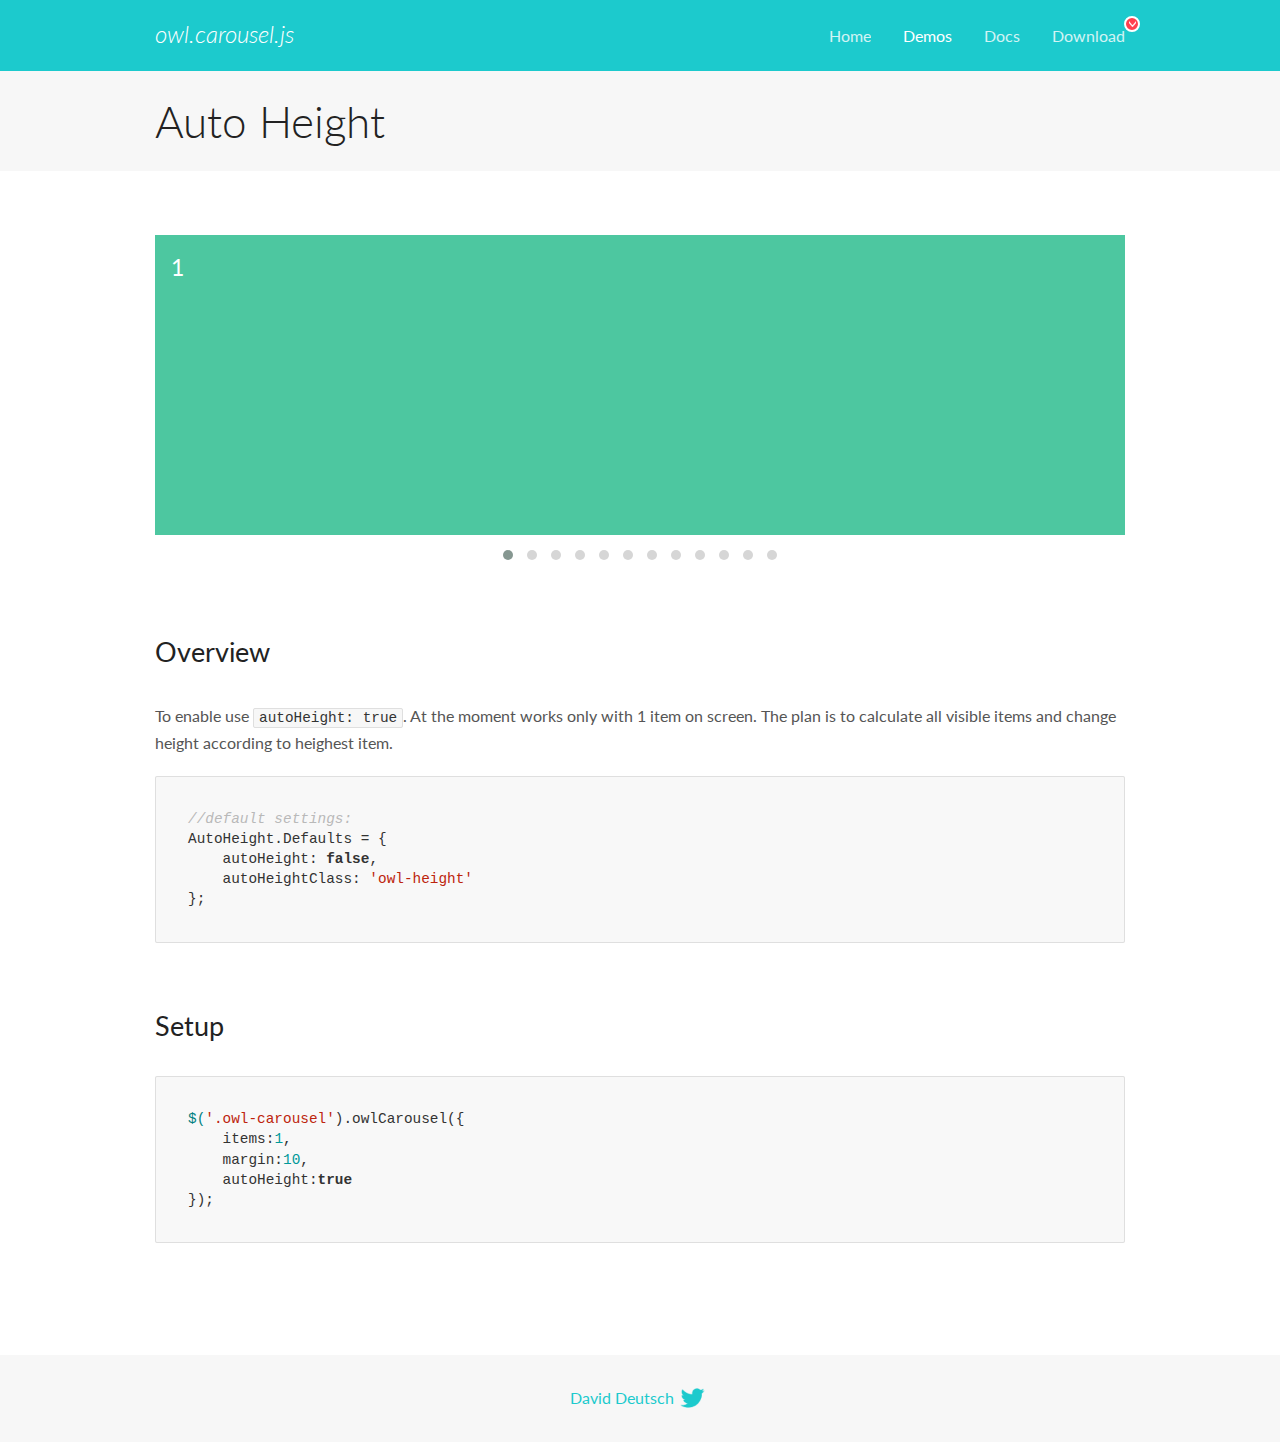
<file: 06.06.2022/OwlCarousel/docs/demos/autoheight.html>
<!DOCTYPE html>
<html lang="en">
  <head>

    <!-- head -->
    <meta charset="utf-8">
    <meta name="msapplication-tap-highlight" content="no" />
    <meta name="viewport" content="width=device-width, initial-scale=1.0" />
    <meta name="description" content="autoHeight usage demo">
    <meta name="author" content="David Deutsch">
    <title>
      Auto Height Demo | Owl Carousel | 2.3.4
    </title>

    <!-- Stylesheets -->
    <link href='https://fonts.googleapis.com/css?family=Lato:300,400,700,400italic,300italic' rel='stylesheet' type='text/css'>
    <link rel="stylesheet" href="../assets/css/docs.theme.min.css">

    <!-- Owl Stylesheets -->
    <link rel="stylesheet" href="../assets/owlcarousel/assets/owl.carousel.min.css">
    <link rel="stylesheet" href="../assets/owlcarousel/assets/owl.theme.default.min.css">

    <!-- HTML5 shim and Respond.js IE8 support of HTML5 elements and media queries -->

    <!--[if lt IE 9]>
      <script src="https://oss.maxcdn.com/libs/html5shiv/3.7.0/html5shiv.js"></script>
      <script src="https://oss.maxcdn.com/libs/respond.js/1.3.0/respond.min.js"></script>
    <![endif]-->

    <!-- Favicons -->
    <link rel="apple-touch-icon-precomposed" sizes="144x144" href="../assets/ico/apple-touch-icon-144-precomposed.png">
    <link rel="shortcut icon" href="../assets/ico/favicon.png">
    <link rel="shortcut icon" href="favicon.ico">

    <!-- Yeah i know js should not be in header. Its required for demos.-->

    <!-- javascript -->
    <script src="../assets/vendors/jquery.min.js"></script>
    <script src="../assets/owlcarousel/owl.carousel.js"></script>
  </head>
  <body>

    <!-- header -->
    <header class="header">
      <div class="row">
        <div class="large-12 columns">
          <div class="brand left">
            <h3>
              <a href="/OwlCarousel2/">owl.carousel.js</a> 
            </h3>
          </div>
          <a id="toggle-nav" class="right">
            <span></span> <span></span> <span></span> 
          </a> 
          <div class="nav-bar">
            <ul class="clearfix">
              <li> <a href="/OwlCarousel2/index.html">Home</a>  </li>
              <li class="active">
                <a href="/OwlCarousel2/demos/demos.html">Demos</a> 
              </li>
              <li> <a href="/OwlCarousel2/docs/started-welcome.html">Docs</a>  </li>
              <li>
                <a href="https://github.com/OwlCarousel2/OwlCarousel2/archive/2.3.4.zip">Download</a> 
                <span class="download"></span> 
              </li>
            </ul>
          </div>
        </div>
      </div>
    </header>

    <!-- title -->
    <section class="title">
      <div class="row">
        <div class="large-12 columns">
          <h1>Auto Height</h1>
        </div>
      </div>
    </section>

    <!--  Demos -->
    <section id="demos">
      <div class="row">
        <div class="large-12 columns">
          <div class="owl-carousel owl-theme">
            <div class="item" style="height:300px">
              <h4>1</h4>
            </div>
            <div class="item" style="height:100px">
              <h4>2</h4>
            </div>
            <div class="item" style="height:500px">
              <h4>3</h4>
            </div>
            <div class="item" style="height:250px">
              <h4>4</h4>
            </div>
            <div class="item" style="height:400px">
              <h4>5</h4>
            </div>
            <div class="item" style="height:500px">
              <h4>6</h4>
            </div>
            <div class="item" style="height:600px">
              <h4>7</h4>
            </div>
            <div class="item" style="height:400px">
              <h4>8</h4>
            </div>
            <div class="item" style="height:300px">
              <h4>9</h4>
            </div>
            <div class="item" style="height:350px">
              <h4>10</h4>
            </div>
            <div class="item" style="height:200px">
              <h4>11</h4>
            </div>
            <div class="item" style="height:150px">
              <h4>12</h4>
            </div>
          </div>
          <h3 id="overview">Overview</h3>
          <p>To enable use <code>autoHeight: true</code>. At the moment works only with 1 item on screen. The plan is to calculate all visible items and change height according to heighest item.</p>
          <pre><code>//default settings:
AutoHeight.Defaults = {
    autoHeight: false,
    autoHeightClass: &#39;owl-height&#39;
};</code></pre>
          <h3 id="setup">Setup</h3>
          <pre><code>$(&#39;.owl-carousel&#39;).owlCarousel({
    items:1,
    margin:10,
    autoHeight:true
});</code></pre>
          <script>
            $(document).ready(function() {
              $('.owl-carousel').owlCarousel({
                items: 1,
                margin: 10,
                autoHeight: true
              });
            })
          </script>
        </div>
      </div>
    </section>

    <!-- footer -->
    <footer class="footer">
      <div class="row">
        <div class="large-12 columns">
          <h5>
            <a href="/OwlCarousel2/docs/support-contact.html">David Deutsch</a> 
            <a id="custom-tweet-button" href="https://twitter.com/share?url=https://github.com/OwlCarousel2/OwlCarousel2&text=Owl Carousel - This is so awesome! " target="_blank"></a> 
          </h5>
        </div>
      </div>
    </footer>

    <!-- vendors -->
    <script src="../assets/vendors/highlight.js"></script>
    <script src="../assets/js/app.js"></script>
  </body>
</html>
</file>
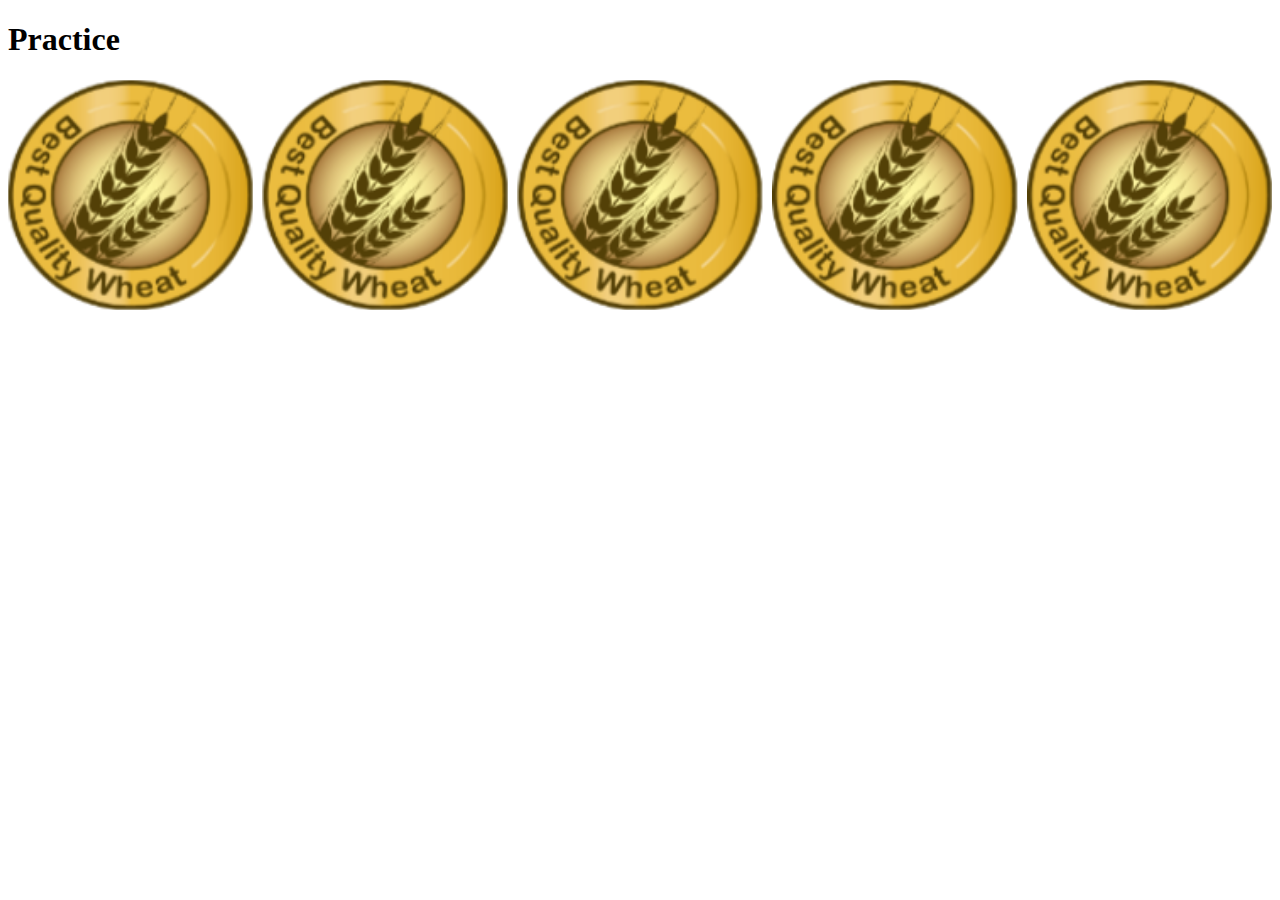
<file: 06.06.2022/OwlCarousel/docs/demos/autoplay.html>
<!DOCTYPE html>
<html lang="en">
  <head>

    <!-- head -->
    <meta charset="utf-8">
    <meta name="msapplication-tap-highlight" content="no" />
    <meta name="viewport" content="width=device-width, initial-scale=1.0" />
    <meta name="description" content="Autoplay usage demo">
    <meta name="author" content="David Deutsch">
    <title>
      Autoplay Demo 
    </title>

    <!-- Stylesheets -->
    

    <!-- Owl Stylesheets -->
    <link rel="stylesheet" href="../assets/owlcarousel/assets/owl.carousel.min.css">
    <link rel="stylesheet" href="../assets/owlcarousel/assets/owl.theme.default.min.css">

    <!-- javascript -->
    <script src="../assets/vendors/jquery.min.js"></script>
    <script src="../assets/owlcarousel/owl.carousel.js"></script>

    <style>

      img{
        height: 230px;
        width: 40px;
      }


    </style>

  </head>
  <body>

    <section class="title">
      <div class="row">
        <div class="large-12 columns">
          <h1>Practice</h1>
        </div>
      </div>
    </section>

    <!--  Demos -->
    <section id="demos">
      <div class="row">
        <div class="large-12 columns">
          <div class="owl-carousel owl-theme">
            <div class="item">
              <img src="../assets/img/1.png">
            </div>
            <div class="item">
              <img src="../assets/img/1.png">
            </div>
            <div class="item">
              <img src="../assets/img/1.png">
            </div>
            <div class="item">
              <img src="../assets/img/1.png">
            </div>
            <div class="item">
              <img src="../assets/img/1.png">
            </div>
            
          </div>
          
          <script>
            $(document).ready(function() {
              var owl = $('.owl-carousel');
              owl.owlCarousel({
                items: 5,
                loop: true,
                margin: 10,
                autoplay: true,
                autoplayTimeout: 1000,
                autoplayHoverPause: true
              });
              $('.play').on('click', function() {
                owl.trigger('play.owl.autoplay', [1000])
              })
              $('.stop').on('click', function() {
                owl.trigger('stop.owl.autoplay')
              })
            })
          </script>
        </div>
      </div>
    </section>

   

    <!-- vendors -->
    
  </body>
</html>
</file>
<file: Bootstrap/css/style.css>
@import url('https://fonts.googleapis.com/css2?family=Poppins&display=swap'); 
*{
    margin: 0;
    padding: 0;
    box-sizing: border-box;
    font-family: 'Poppins', sans-serif;
}
body{
    overflow-x: hidden;
}
.navigation
{
    position: fixed;
    top: 0;
    left: -100%;
    width: 50%;
    min-height: 100vh;
    background: #333;
    display: flex;
    transition: 1s;
}
.navigation.active{
    left: 0;

}
.banner{
    position: relative;
    width: 80%;
    height: 100%;
}
.cover{
    position: absolute;
    top: 0;
    left: 0;
    width: 100%;
    height: 100%;
    object-fit: cover;
}

.sec{
    position: relative;
    left: 0;
    width: 100%;
    min-height: 100vh;
    padding: 100px;
    display: flex;
    justify-content: space-between;
    align-items: center;
    transition: 1s;
}
.sec.active{
left: 100%;
}
header{
    position: absolute;
    top: 0;
    left: 0;
    width: 100%;
    padding: 40px 100px;
    display: flex;
    justify-content: space-between;
    align-items: center;
}
.toggle{
    position: relative;
    left: 0;
    width: 40px;
    height: 40px;
    display: flex;
    justify-content: center;
    align-items: center;
    cursor: pointer;
    transition: 0.5s;
}
.toggle.active{
    left: -200px;

}
.toggle::before{
    content: '';
    position: absolute;
    width: 30px;
    height: 3px;
    background: #777;
    transform: translateY(-6px);
    transition: 0.5s;
}
.toggle::after{
    content: '';
    position: absolute;
    width: 30px;
    height: 3px;
    background: #777;
    transform: translateY(6px) ;
    transition: 0.5s;
}
.toggle.active::before{
 transform: translateY(0px) rotate(45deg) ;
 background: #fff;
}
.toggle.active::after{
    transform: translateY(0px) rotate(-45deg) ;
    background: #fff;
   }

.btn-hire{
    position: relative;
    display: inline-block;
    padding: 10px 20px;
    text-decoration: none;
    background: red;
    color: #fff;
    font-weight: 500;
    letter-spacing: 1px;
}
.btn-download{
    position: relative;
    display: inline-block;
    padding: 10px 20px;
    text-decoration: none;
    background: #2196f3;
    color: #fff;
    font-weight: 500;
    letter-spacing: 1px;

}
.sec .imgBx{
    position: relative ;
    min-width: 400px;
    height: 400px;
    border-radius: 50%;
    overflow: hidden;
}
.sec .content{
    max-width: 700px;
    margin-left: 40px;
}
.sec .content h2{
    font-weight: 500;
    letter-spacing: 1px;
    color: #777;
    line-height: 2.0em;
}
.sec .content h2 span{
    font-weight: 700;
    color: #2196f3;
    font-size: 1.7em;
}

/* .sec .content h2 span{
    position: relative;
    font-size: 4vw;
    color: #252839;
    -webkit-text-stroke: 0.3vw #383d52;
    text-transform: uppercase;
}

.sec .content h2 span::before{
    content: attr(data-text);
    position: absolute;
    top: 6px;
    left: 0;
    width: 0;
    height: 100%;
    color: #2196f3;
    -webkit-text-stroke: 0.1vw  #383d52;
    border-right: 1px solid #2196f3;
    overflow: hidden;
    animation: animate 7s linear infinite;
}
@keyframes animate{
    0%,10%,100%{
        width: 0;
    }
    70%,90%{
        width: 100%;
    }
} */




.sec .content p{
    color: #777;
    font-size: 1.2em;
    margin-bottom: 20px;
}

footer{
    position: absolute;
    bottom: 0;
    left: 0;
    padding: 20px 100px;
    width: 100%;
    display: flex;
    justify-content: space-between;
    align-items: center;
}
.sci{
    position: relative;
    display:flex ;
    align-items: center;
}
.sci li{
    list-style: none;
}
.sci li a{
    position: relative;
    margin-right: 20px;
    display: inline-block;
    transform: scale(0.7);
    opacity: 0.8;
}
.copyrightText{
    font-weight: 500;
    color: #777;
    letter-spacing: 1px;
}
.copyright .copyrightText{
    font-weight: 500;
    color: #777;
    letter-spacing: 1px;
   
}


.sidebar ul{
    position: relative;
    padding: 20px;
    width: 300px;
    background: #fff;
    display: flex;
    flex-direction: column;
    border-radius: 10px;
    box-shadow: 0 10px 30px rgba(0,0,0,0.1);
    margin-top: 80px;
    margin-left: 30px;
}
.sidebar ul li{
    position: relative;
    list-style: none;
}
.sidebar ul li::before{
    content: '';
    position: absolute;
    top: 26px;
    right: 10px;
    width: 10px;
    height: 10px;
    background: #e0e0e0;
    border-radius: 50%;
    transition: 0.5s;
}
.sidebar ul li:hover::before{
    background:#188aff ;
}

.sidebar ul li a{
    text-decoration: none;
    display: flex;
}
.sidebar ul li a .icon{
    width: 60px;
    height: 40px;
    text-align: center;
    margin: 10px;
    overflow: hidden;
}
.sidebar ul li a .icon .fa{
    width: 100%;
    height: 100%;
    line-height: 40px;
    font-size: 34px;
    color: #333;
    transition: 0.5s;
}

.sidebar ul li a .icon .fa:last-child{
    color: #188aff;
}
.sidebar ul li a:hover .icon .fa{
    transform:translateY(-100%);
}
.sidebar ul li a:hover .icon .fa:last-child{
    transform:translateY(-100%);
}
.sidebar ul li a .name{
    position: relative;
    top: 20px;
    height: 20px;
    width: 100%;
    display: block;
    overflow: hidden;
    
}
.sidebar ul li a .name span {
    display: block;
    position: relative;
    color: #333 ;
    font-weight: 500;
    font-size: 18px;
    line-height: 20px;
    transition: 0.5s;
}
.sidebar ul li a .name span::before{
    content: attr(data-text);
    position: absolute;
    top: -100%;
    left: 0;
    width: 100%;
    height: 100%;
    color: #188aff;
}
.sidebar ul li a:hover .name span{
    transform: translateY(20px);
}


@media(max-width: 991px){
    .sec{
        padding: 40px;
        flex-direction: column;
        justify-content: center;
    }
    header,footer{
        padding: 20px 40px;
    }
    .sec .imgBx{
        width: 300px;
        min-width: 300px;
        height: 300px;
        margin-top: 100px;
    }
    .sec .content{
        margin-bottom: 100px;
        margin-left: 0;
        max-width: 100%;
    }
    footer{
        flex-direction: column;
        align-items: flex-start;
    }
    .sec .content h2 span{
        font-size: 1.7em;
    }
    .banner{
       display: none; 
    }
    .toggle.active{
        left: -120px;
    }
    .sidebar{
        margin-left: 0;
    }
   
}
</file>
<file: Protfolio/bootstrap/css/style.css>
html{
    scroll-behavior: smooth;
}
*{
    font-family: Arial, Helvetica, sans-serif;
}


.navbar-brand img {
    height: 50px;
   
}

 /* Menu Bar Starts */

#home{
    background-image: linear-gradient(rgba(0,0,0,0.7),rgba(0,0,0,0.7)), url(../../image/background.png);
    background-size: cover;
    background-position: center;
    height: 90vh;
    background-attachment: fixed;

}

.home-center{
    position: absolute;
    top: 50%;
    left: 50%;
    transform: translate(-50%, -50%);
    text-align: center;


}

.home-center h1 .akij{
    text-shadow: 2px 2px #ff4800;
}

.home-center h1 {
    color: white;
    font-size: 80px;
    font-weight: bold ;
   
}

.home-center p {
    color: yellow;
    font-weight:500 ;
    font-size: 23px;
}

.home-btn .btn-shop{
    border: 2px solid white ;
    color: white;
    font-size: 20px;
    padding: 4px 7px ;
}
.home-btn .btn-shop:hover{
    color: blue;
    background: white;
}
.home-btn .btn-member{
    border: 2px solid white ;
    color: black;
    background: white;
    font-size: 20px;
    padding: 4px 7px;
}
.home-btn .btn-member:hover{
    color:yellowgreen;
    background: none;
}

 /* Menu Bar ends */

 /* popular product start */

 .hoverimg{
     overflow: hidden;

 }
 .hoverimg img{
     transition: 0.75s;
     height: 250px;
     width: 300px;
     padding-left: 60px;
     
}
.hoverimg:hover img {
    transform: scale(1.2);
     
}

.btn-cart{
    border: 2px solid black ;
    background: #000;
    color: white;
    font-size: 15px;
    font-weight: bold;
    padding: 5px 15px;
    text-decoration: none;
}
.btn-cart:hover{
    text-decoration: none;
    background: none;
    color: black;
    transition: 0.05s;
   
}

.btn-view{
    border: 2px solid black ;
    background: none;
    color: black;
    font-size: 15px;
    font-weight: bold;
    padding: 5px 15px;
    text-decoration: none;
}

.btn-view:hover{
    text-decoration: none;
    background: #000;
    color: white;
    transition: 0.05s;
}
.card-body{
    background: rgb(245, 239, 239);
}

.formcolor{
    background: #f1e8e4;
}

.footerimg{
    height: 50px;
    width: 350px;
   
}
</file>
<file: Protfolio/bootstrap/css/Responsive.css>
/* small device */
@media screen and (min-device-width: 320px) and (max-device-width: 480px) { 
    .home-center h1 {
        font-size: 35px;
    }

    .home-center p {
        font-size: 18px;
    }
    .card{
        margin-top: 20px;
    }
    

}
/* medium device */
@media screen and (min-device-width: 769px) and (max-device-width: 991px) { 
    .home-center h1 {
        font-size: 65px;
        
    }
   

}
</file>
<file: about/Triangle With Hover Effect.css>
*{
    margin: 0;
    padding: 0;
    box-sizing: border-box;
}
body{
    display: flex;
    justify-content: center;
    align-items: center;
    min-height: 100vh;
}
.container{
    position: relative;
    display: flex;
    flex-wrap: wrap;
    justify-content: center;
    align-items: center;
    width: 600px;
}
.container .card{
    position: relative;
    width: 300px;
    height: 300px;
    overflow: hidden;
    
}
.container .card img{
    transition: 0.5s;
}
.container .card:hover img{
    transform: scale(1.5);
}
</file>
